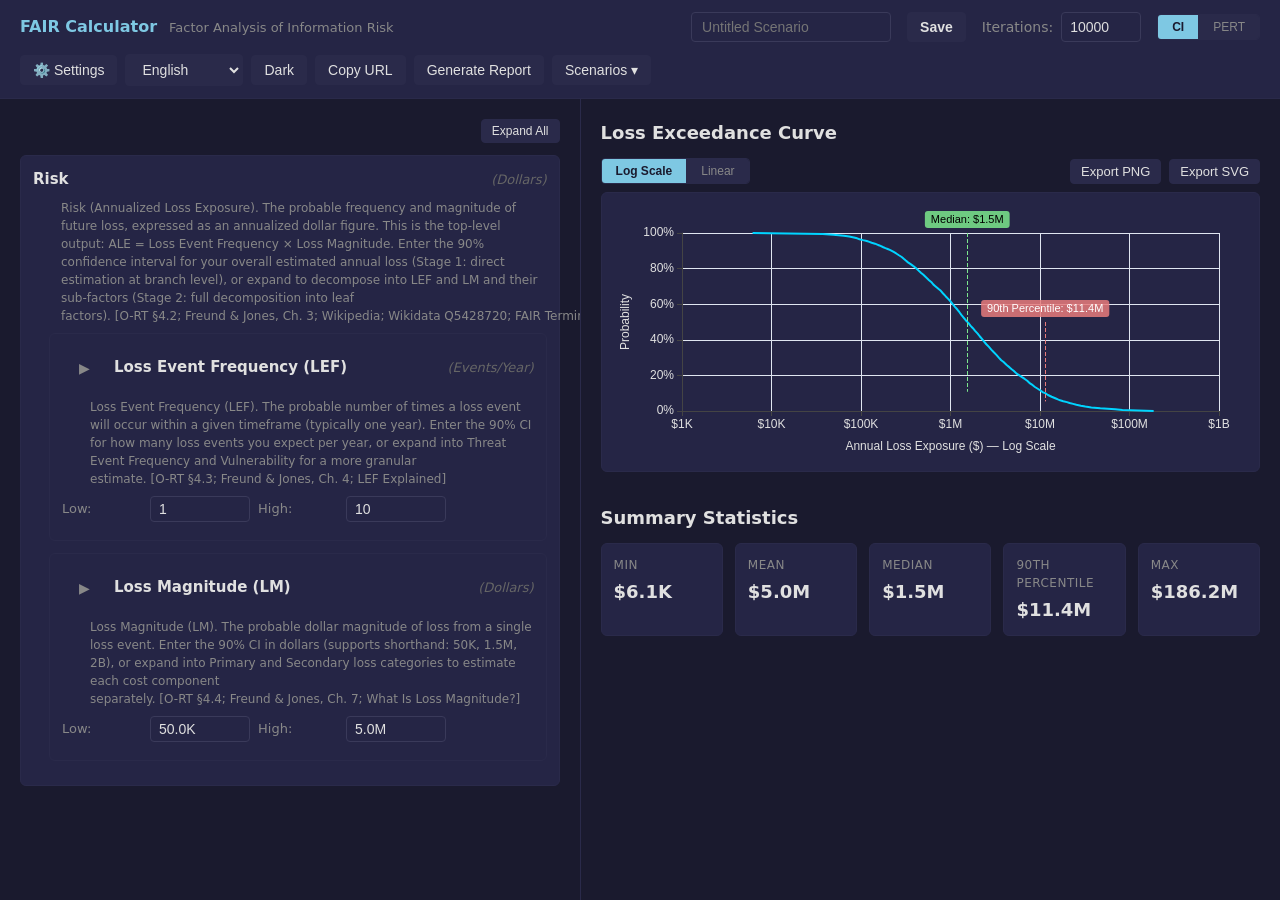
<file: index.html>
<!DOCTYPE html>
<html lang="en" data-theme="dark">
<head>
  <meta charset="UTF-8">
  <meta name="viewport" content="width=device-width, initial-scale=1.0">
  <title>FAIR Calculator</title>
  <link rel="stylesheet" href="css/styles.css">
</head>
<body>
  <a href="#results-panel" id="skip-nav" class="skip-nav">Skip to results</a>

  <div id="app">
    <header id="top-bar">
      <div class="top-bar-left">
        <span class="app-title">FAIR Calculator</span>
        <span class="app-subtitle">Factor Analysis of Information Risk</span>
      </div>
      <div class="top-bar-center">
        <input type="text" id="scenario-name" class="scenario-name-input" placeholder="Untitled Scenario" aria-label="Scenario name">
        <button id="btn-save-scenario" class="top-bar-btn btn-save" aria-label="Save scenario">Save</button>
        <label class="iterations-label">
          Iterations:
          <input type="number" id="iterations-input" value="10000" min="1000" max="100000" step="1000" aria-label="Simulation iterations">
        </label>
        <div class="input-mode-toggle" title="Switch between 2-point CI and 3-point PERT inputs">
          <button id="btn-ci-mode" class="mode-btn active" aria-pressed="true">CI</button>
          <button id="btn-pert-mode" class="mode-btn" aria-pressed="false">PERT</button>
        </div>
      </div>
      <div class="top-bar-right">
        <button id="btn-settings" class="top-bar-btn" aria-label="Settings">⚙️ Settings</button>
        <select id="language-select" class="top-bar-btn" aria-label="Select language">
          <option value="en">English</option>
          <option value="es">Español</option>
          <option value="fr">Français</option>
          <option value="de">Deutsch</option>
          <option value="nl">Nederlands</option>
          <option value="ja">日本語</option>
          <option value="zh-cn">简体中文</option>
          <option value="ar">العربية</option>
        </select>
        <button id="btn-theme" class="top-bar-btn" aria-label="Toggle theme">Dark</button>
        <button id="btn-copy-url" class="top-bar-btn" aria-label="Copy shareable URL">Copy URL</button>
        <button id="btn-generate-report" class="top-bar-btn" aria-label="Generate analysis report">Generate Report</button>
        <div class="scenarios-wrapper">
          <button id="btn-scenarios" class="top-bar-btn" aria-label="Saved scenarios">Scenarios ▾</button>
          <div id="scenarios-dropdown" class="scenarios-dropdown" hidden>
            <div id="scenarios-list"></div>
            <div class="scenarios-actions">
              <button id="btn-new-scenario" class="btn-small">+ New</button>
              <button id="btn-load-examples" class="btn-small">Load Examples</button>
              <button id="btn-clear-examples" class="btn-small" hidden>Clear Examples</button>
              <button id="btn-export-json" class="btn-small">Export JSON</button>
              <button id="btn-import-json" class="btn-small">Import JSON</button>
              <input type="file" id="import-json-input" accept=".json" style="display:none">
            </div>
          </div>
        </div>
      </div>
    </header>

    <main id="panels">
      <section id="input-panel" aria-label="Risk Factor Inputs">
      </section>

      <section id="results-panel" aria-label="Simulation Results" aria-live="polite" tabindex="-1">
        <div id="simulating-indicator" class="simulating" hidden>
          <span class="spinner"></span> Simulating...
        </div>
        <div id="results-content">
          <div class="results-section">
            <h2 class="section-title">Loss Exceedance Curve</h2>
            <div class="chart-controls">
              <div class="scale-toggle">
                <button id="btn-log-scale" class="scale-btn active" aria-pressed="true">Log Scale</button>
                <button id="btn-linear-scale" class="scale-btn" aria-pressed="false">Linear</button>
              </div>
              <div class="export-buttons">
                <button id="btn-export-png" class="btn-small">Export PNG</button>
                <button id="btn-export-svg" class="btn-small">Export SVG</button>
              </div>
            </div>
            <div id="chart-curve" class="chart-container"></div>
          </div>
          <div class="results-section">
            <h2 class="section-title">Summary Statistics</h2>
            <div id="stats-cards" class="stats-cards"></div>
          </div>
          <div id="breakdown-section" class="results-section" hidden>
            <h2 class="section-title">Loss Category Breakdown</h2>
            <table class="breakdown-table">
              <tbody id="breakdown-table"></tbody>
            </table>
          </div>
        </div>
      </section>
    </main>

    <div id="responsive-toggle" class="responsive-toggle">
      <button data-panel="inputs" class="toggle-btn active">Inputs</button>
      <button data-panel="results" class="toggle-btn">Results</button>
    </div>
  </div>

  <!-- Settings Modal -->
  <dialog id="settings-modal" class="modal" aria-labelledby="settings-title">
    <div class="modal-content">
      <div class="modal-header">
        <h2 id="settings-title">Settings</h2>
        <button id="btn-close-settings" class="btn-close" aria-label="Close settings">&times;</button>
      </div>
      <div class="modal-body">
        <div class="setting-item">
          <label for="lambda-input" class="setting-label">
            PERT Lambda (λ)
            <span class="setting-help">Controls distribution shape: higher values concentrate around mode</span>
          </label>
          <div class="setting-control">
            <input type="range" id="lambda-slider" min="1" max="10" step="0.5" value="4" aria-label="PERT lambda slider">
            <input type="number" id="lambda-input" min="1" max="10" step="0.5" value="4" aria-label="PERT lambda value">
          </div>
        </div>
      </div>
    </div>
  </dialog>

  <script src="vendor/echarts.min.js"></script>
  <script src="vendor/pako.min.js"></script>
  <script type="module" src="js/app.js"></script>
</body>
</html>
</file>
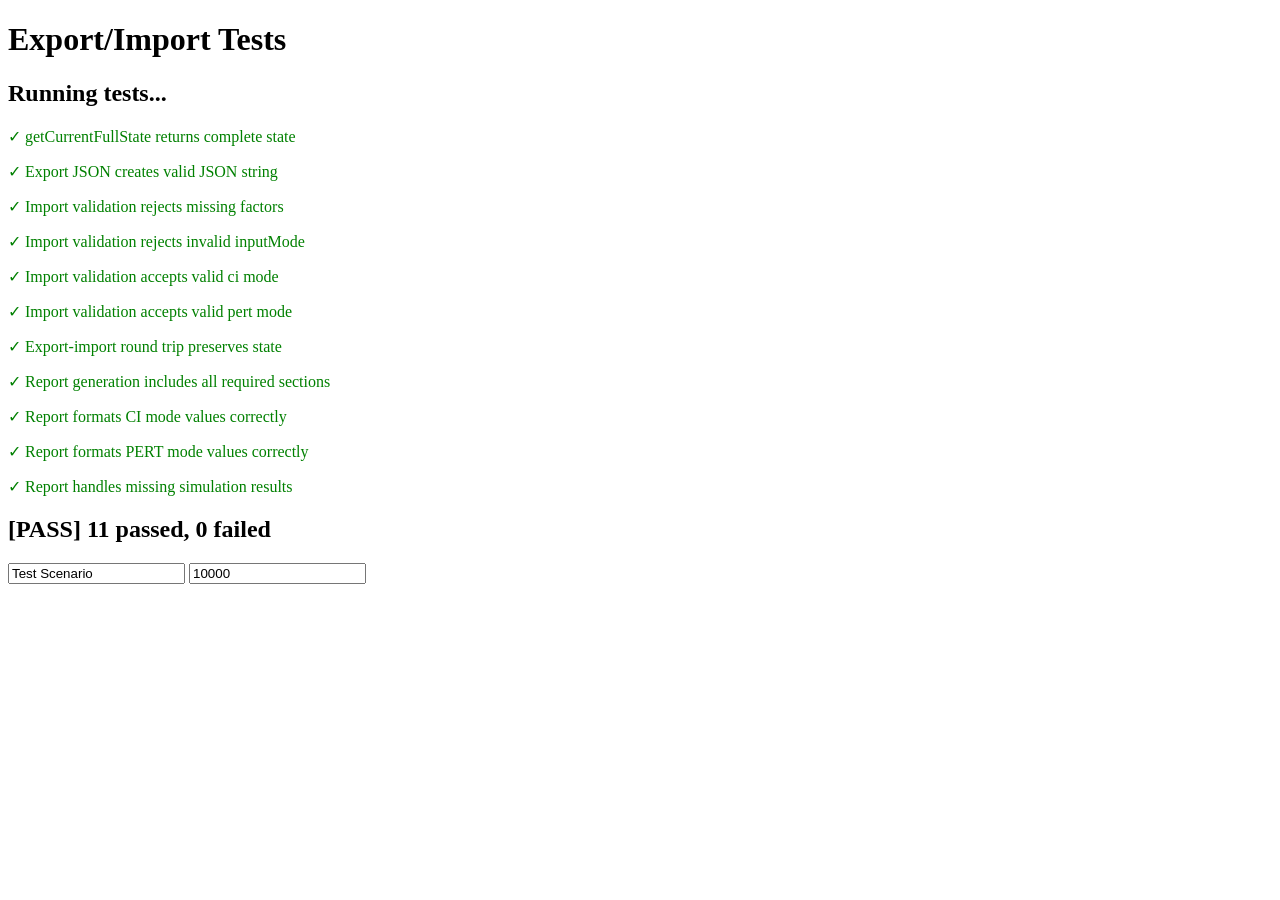
<file: tests/export.test.html>
<!DOCTYPE html>
<html lang="en">
<head>
  <meta charset="UTF-8">
  <title>Export/Import Tests</title>
</head>
<body>
  <h1>Export/Import Tests</h1>
  <div id="output">Running tests...</div>

  <script type="module">
    // Simple test framework
    const tests = [];
    let passed = 0;
    let failed = 0;

    function test(name, fn) {
      tests.push({ name, fn });
    }

    function assert(condition, message) {
      if (!condition) {
        throw new Error(message || 'Assertion failed');
      }
    }

    async function runTests() {
      const output = document.getElementById('output');
      output.innerHTML = '<h2>Running tests...</h2>';

      for (const { name, fn } of tests) {
        try {
          await fn();
          passed++;
          console.log(`✓ ${name}`);
          output.innerHTML += `<p style="color:green">✓ ${name}</p>`;
        } catch (e) {
          failed++;
          console.error(`✗ ${name}:`, e.message);
          output.innerHTML += `<p style="color:red">✗ ${name}: ${e.message}</p>`;
        }
      }

      const result = failed === 0 ? '[PASS]' : '[FAIL]';
      document.title = result;
      output.innerHTML += `<h2>${result} ${passed} passed, ${failed} failed</h2>`;
    }

    // Mock the app environment
    const mockTreeUI = {
      inputMode: 'ci',
      getState() {
        return {
          risk: {
            expanded: true,
            children: {
              lef: { expanded: false, low: 1, high: 10 },
              lm: { expanded: false, low: 50000, high: 5000000 }
            }
          }
        };
      },
      setState(state) {
        this.lastSetState = state;
      },
      setInputMode(mode) {
        this.inputMode = mode;
      }
    };

    window.treeUI = mockTreeUI;

    // Mock DOM elements
    document.body.innerHTML += `
      <input type="text" id="scenario-name" value="Test Scenario">
      <input type="number" id="iterations-input" value="10000">
    `;

    // Import the getCurrentFullState function pattern
    function getCurrentFullState() {
      return {
        name: document.getElementById('scenario-name').value || 'Untitled Scenario',
        iterations: parseInt(document.getElementById('iterations-input').value, 10),
        inputMode: treeUI.inputMode,
        factors: treeUI.getState()
      };
    }

    // Import validation logic
    function validateImportedJSON(parsed) {
      if (!parsed || typeof parsed !== 'object') {
        throw new Error('Invalid JSON: not a valid object');
      }

      if (!parsed.factors || typeof parsed.factors !== 'object') {
        throw new Error('Invalid JSON: missing "factors" property');
      }

      if (parsed.inputMode && parsed.inputMode !== 'ci' && parsed.inputMode !== 'pert') {
        throw new Error('Invalid JSON: inputMode must be "ci" or "pert"');
      }

      return true;
    }

    // Tests
    test('getCurrentFullState returns complete state', () => {
      const state = getCurrentFullState();
      assert(state.name === 'Test Scenario', 'Should have scenario name');
      assert(state.iterations === 10000, 'Should have iterations');
      assert(state.inputMode === 'ci', 'Should have inputMode');
      assert(state.factors, 'Should have factors');
      assert(state.factors.risk, 'Should have risk factor');
    });

    test('Export JSON creates valid JSON string', () => {
      const state = getCurrentFullState();
      const json = JSON.stringify(state, null, 2);
      const parsed = JSON.parse(json);
      assert(parsed.name === state.name, 'JSON should parse correctly');
      assert(parsed.iterations === state.iterations, 'Iterations should match');
      assert(parsed.inputMode === state.inputMode, 'InputMode should match');
    });

    test('Import validation rejects missing factors', () => {
      let threw = false;
      try {
        validateImportedJSON({ name: 'Test', iterations: 5000 });
      } catch (e) {
        threw = true;
        assert(e.message.includes('factors'), 'Error should mention factors');
      }
      assert(threw, 'Should throw error for missing factors');
    });

    test('Import validation rejects invalid inputMode', () => {
      let threw = false;
      try {
        validateImportedJSON({
          name: 'Test',
          iterations: 5000,
          inputMode: 'invalid',
          factors: { risk: {} }
        });
      } catch (e) {
        threw = true;
        assert(e.message.includes('inputMode'), 'Error should mention inputMode');
      }
      assert(threw, 'Should throw error for invalid inputMode');
    });

    test('Import validation accepts valid ci mode', () => {
      const valid = validateImportedJSON({
        name: 'Test',
        iterations: 5000,
        inputMode: 'ci',
        factors: { risk: { expanded: true, children: {} } }
      });
      assert(valid === true, 'Should accept valid ci mode');
    });

    test('Import validation accepts valid pert mode', () => {
      const valid = validateImportedJSON({
        name: 'Test',
        iterations: 5000,
        inputMode: 'pert',
        factors: { risk: { expanded: true, children: {} } }
      });
      assert(valid === true, 'Should accept valid pert mode');
    });

    test('Export-import round trip preserves state', () => {
      const originalState = getCurrentFullState();
      const json = JSON.stringify(originalState, null, 2);
      const parsedState = JSON.parse(json);

      validateImportedJSON(parsedState);

      assert(parsedState.name === originalState.name, 'Name should match');
      assert(parsedState.iterations === originalState.iterations, 'Iterations should match');
      assert(parsedState.inputMode === originalState.inputMode, 'InputMode should match');
      assert(JSON.stringify(parsedState.factors) === JSON.stringify(originalState.factors), 'Factors should match');
    });

    // Mock FAIR.tree for report tests
    window.FAIR = {
      tree: {
        risk: {
          label: 'Risk',
          abbrev: 'RISK',
          unit: 'dollars',
          description: 'Test description',
          children: {
            lef: { label: 'LEF', abbrev: 'LEF', unit: 'events/year', description: 'Test' },
            lm: { label: 'LM', abbrev: 'LM', unit: 'dollars', description: 'Test' }
          }
        }
      }
    };

    test('Report generation includes all required sections', () => {
      // Mock lastSimResults
      window.lastSimResults = {
        mean: 5000000,
        median: 1500000,
        p90: 11400000,
        min: 6100,
        max: 186200000
      };

      const report = generateReport();
      assert(report.includes('FAIR Risk Analysis Report'), 'Should have title');
      assert(report.includes('Scenario:'), 'Should have scenario name');
      assert(report.includes('EXECUTIVE SUMMARY'), 'Should have executive summary section');
      assert(report.includes('FACTOR ANALYSIS'), 'Should have factor analysis section');
      assert(report.includes('SIMULATION RESULTS'), 'Should have simulation results section');
      assert(report.includes('METHODOLOGY'), 'Should have methodology section');
      assert(report.includes('[RATIONALE:'), 'Should have rationale placeholders');
    });

    test('Report formats CI mode values correctly', () => {
      treeUI.inputMode = 'ci';
      const report = generateReport();
      assert(report.includes('Input Mode: CI'), 'Should show CI mode');
      assert(report.includes('Low:'), 'Should have Low label for CI mode');
      assert(report.includes('High:'), 'Should have High label for CI mode');
      assert(!report.includes('Min:'), 'Should not have PERT labels in CI mode');
    });

    test('Report formats PERT mode values correctly', () => {
      treeUI.inputMode = 'pert';
      treeUI.getState = () => ({
        risk: {
          expanded: true,
          children: {
            lef: { expanded: false, min: 2, mode: 6, max: 12 },
            lm: { expanded: false, min: 100000, mode: 3000000, max: 6000000 }
          }
        }
      });
      const report = generateReport();
      assert(report.includes('Input Mode: PERT'), 'Should show PERT mode');
      assert(report.includes('Min:'), 'Should have Min label for PERT mode');
      assert(report.includes('Mode:'), 'Should have Mode label for PERT mode');
      assert(report.includes('Max:'), 'Should have Max label for PERT mode');
    });

    test('Report handles missing simulation results', () => {
      window.lastSimResults = null;
      const report = generateReport();
      assert(!report.includes('Mean ALE:'), 'Should not include results when unavailable');
    });

    // Import generateReport function (simplified version for testing)
    function generateReport() {
      const scenarioName = document.getElementById('scenario-name').value || 'Untitled Scenario';
      const iterations = parseInt(document.getElementById('iterations-input').value, 10);
      const inputMode = treeUI.inputMode;
      const date = new Date().toLocaleDateString('en-US', { year: 'numeric', month: 'long', day: 'numeric' });

      let report = 'FAIR Risk Analysis Report\n';
      report += '=========================\n';
      report += `Scenario: ${scenarioName}\n`;
      report += `Date: ${date}\n`;
      report += `Analyst: [YOUR NAME]\n`;
      report += `Input Mode: ${inputMode === 'ci' ? 'CI (2-point Confidence Interval)' : 'PERT (3-point estimation)'}\n`;
      report += `Iterations: ${iterations.toLocaleString()}\n\n`;

      report += 'EXECUTIVE SUMMARY\n';
      report += '[Provide a brief overview of the risk scenario, key findings, and recommendations.]\n\n';

      report += 'FACTOR ANALYSIS\n';
      report += '===============\n\n';

      const formatValue = (value, unit) => {
        if (unit === 'dollars') {
          if (value >= 1e9) return `$${(value / 1e9).toFixed(1)}B`;
          if (value >= 1e6) return `$${(value / 1e6).toFixed(1)}M`;
          if (value >= 1e3) return `$${(value / 1e3).toFixed(1)}K`;
          return `$${value}`;
        }
        return value;
      };

      const walkTree = (node, nodeState, depth = 0) => {
        const indent = '  '.repeat(depth);
        report += `${indent}${node.label} (${node.abbrev}) — ${node.unit}\n`;

        if (nodeState && nodeState.expanded && node.children) {
          report += `${indent}  Estimated via decomposition.\n\n`;
          Object.keys(node.children).forEach(key => {
            const childNode = node.children[key];
            const childState = nodeState.children[key];
            walkTree(childNode, childState, depth + 1);
          });
        } else {
          if (inputMode === 'ci' && nodeState) {
            const low = nodeState.low !== undefined ? formatValue(nodeState.low, node.unit) : '[Not set]';
            const high = nodeState.high !== undefined ? formatValue(nodeState.high, node.unit) : '[Not set]';
            report += `${indent}  Low: ${low}  High: ${high}\n`;
          } else if (inputMode === 'pert' && nodeState) {
            const min = nodeState.min !== undefined ? formatValue(nodeState.min, node.unit) : '[Not set]';
            const mode = nodeState.mode !== undefined ? formatValue(nodeState.mode, node.unit) : '[Not set]';
            const max = nodeState.max !== undefined ? formatValue(nodeState.max, node.unit) : '[Not set]';
            report += `${indent}  Min: ${min}  Mode: ${mode}  Max: ${max}\n`;
          }
          report += `${indent}  [RATIONALE: Explain why these values were chosen. E.g., "..."]\n\n`;
        }
      };

      const factors = treeUI.getState();
      walkTree(FAIR.tree.risk, factors.risk);

      if (window.lastSimResults) {
        report += 'SIMULATION RESULTS\n';
        report += '==================\n';
        report += `Mean ALE: ${formatValue(window.lastSimResults.mean, 'dollars')}\n`;
        report += `Median ALE: ${formatValue(window.lastSimResults.median, 'dollars')}\n`;
        report += `90th Percentile: ${formatValue(window.lastSimResults.p90, 'dollars')}\n`;
        report += `Minimum: ${formatValue(window.lastSimResults.min, 'dollars')}\n`;
        report += `Maximum: ${formatValue(window.lastSimResults.max, 'dollars')}\n\n`;
      }

      report += 'METHODOLOGY\n';
      report += '===========\n';
      report += `This analysis uses the Factor Analysis of Information Risk (FAIR)\nframework with Monte Carlo simulation (${iterations.toLocaleString()} iterations).\n`;

      return report;
    }

    // Run all tests
    runTests();
  </script>
</body>
</html>
</file>
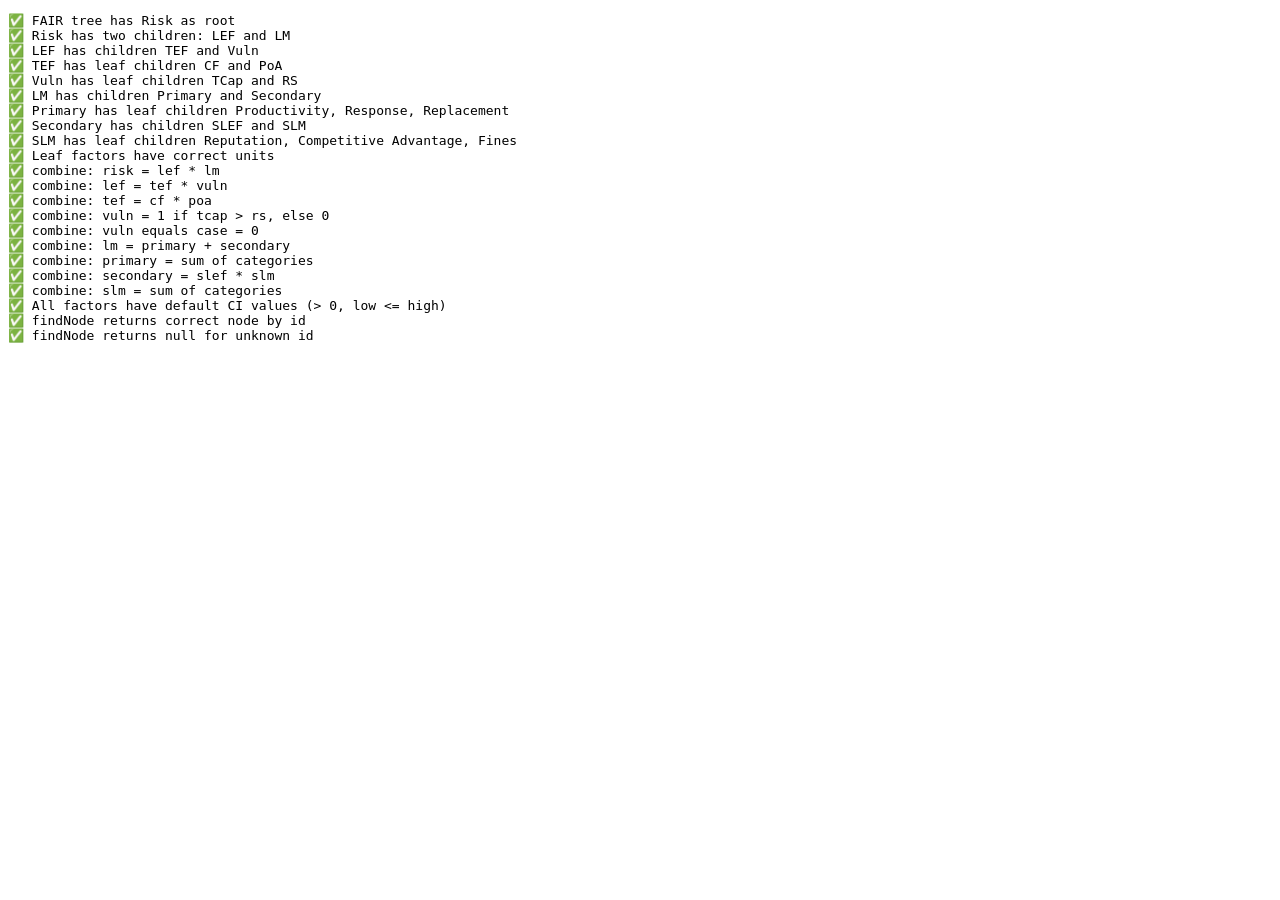
<file: tests/fair-model.test.html>
<!DOCTYPE html>
<html>
<head><title>FAIR Model Tests</title></head>
<body>
<pre id="output"></pre>
<script>
const results = [];
function test(name, fn) {
  try { fn(); results.push(`✅ ${name}`); }
  catch (e) { results.push(`❌ ${name}: ${e.message}`); }
}
function assert(condition, msg) { if (!condition) throw new Error(msg || 'Assertion failed'); }
function assertEqual(a, b, msg) { if (a !== b) throw new Error(msg || `Expected ${b}, got ${a}`); }
function assertDeepEqual(a, b, msg) {
  if (JSON.stringify(a) !== JSON.stringify(b))
    throw new Error(msg || `Expected ${JSON.stringify(b)}, got ${JSON.stringify(a)}`);
}

window.addEventListener('load', async () => {
  const { FAIR } = await import('../js/fair-model.js');

  // Tree structure tests
  test('FAIR tree has Risk as root', () => {
    assertEqual(FAIR.tree.id, 'risk', 'Root should be risk');
    assertEqual(FAIR.tree.label, 'Risk', 'Root label should be Risk');
  });

  test('Risk has two children: LEF and LM', () => {
    assert(FAIR.tree.children, 'Risk should have children');
    assertEqual(FAIR.tree.children.length, 2, 'Risk should have 2 children');
    assertEqual(FAIR.tree.children[0].id, 'lef', 'First child should be LEF');
    assertEqual(FAIR.tree.children[1].id, 'lm', 'Second child should be LM');
  });

  test('LEF has children TEF and Vuln', () => {
    const lef = FAIR.tree.children[0];
    assertEqual(lef.children.length, 2, 'LEF should have 2 children');
    assertEqual(lef.children[0].id, 'tef', 'First child should be TEF');
    assertEqual(lef.children[1].id, 'vuln', 'Second child should be Vuln');
  });

  test('TEF has leaf children CF and PoA', () => {
    const lef = FAIR.tree.children[0];
    const tef = lef.children[0];
    assertEqual(tef.children.length, 2, 'TEF should have 2 children');
    assertEqual(tef.children[0].id, 'cf', 'First child should be CF');
    assertEqual(tef.children[1].id, 'poa', 'Second child should be PoA');
    assertEqual(tef.children[0].children, null, 'CF should be a leaf');
    assertEqual(tef.children[1].children, null, 'PoA should be a leaf');
  });

  test('Vuln has leaf children TCap and RS', () => {
    const lef = FAIR.tree.children[0];
    const vuln = lef.children[1];
    assertEqual(vuln.children.length, 2, 'Vuln should have 2 children');
    assertEqual(vuln.children[0].id, 'tcap', 'First child should be TCap');
    assertEqual(vuln.children[1].id, 'rs', 'Second child should be RS');
    assertEqual(vuln.children[0].children, null, 'TCap should be a leaf');
    assertEqual(vuln.children[1].children, null, 'RS should be a leaf');
  });

  test('LM has children Primary and Secondary', () => {
    const lm = FAIR.tree.children[1];
    assertEqual(lm.children.length, 2, 'LM should have 2 children');
    assertEqual(lm.children[0].id, 'primary', 'First child should be Primary');
    assertEqual(lm.children[1].id, 'secondary', 'Second child should be Secondary');
  });

  test('Primary has leaf children Productivity, Response, Replacement', () => {
    const lm = FAIR.tree.children[1];
    const primary = lm.children[0];
    assertEqual(primary.children.length, 3, 'Primary should have 3 children');
    assertEqual(primary.children[0].id, 'productivity', 'First child should be Productivity');
    assertEqual(primary.children[1].id, 'response', 'Second child should be Response');
    assertEqual(primary.children[2].id, 'replacement', 'Third child should be Replacement');
    assertEqual(primary.children[0].children, null, 'Productivity should be a leaf');
    assertEqual(primary.children[1].children, null, 'Response should be a leaf');
    assertEqual(primary.children[2].children, null, 'Replacement should be a leaf');
  });

  test('Secondary has children SLEF and SLM', () => {
    const lm = FAIR.tree.children[1];
    const secondary = lm.children[1];
    assertEqual(secondary.children.length, 2, 'Secondary should have 2 children');
    assertEqual(secondary.children[0].id, 'slef', 'First child should be SLEF');
    assertEqual(secondary.children[1].id, 'slm', 'Second child should be SLM');
  });

  test('SLM has leaf children Reputation, Competitive Advantage, Fines', () => {
    const lm = FAIR.tree.children[1];
    const secondary = lm.children[1];
    const slm = secondary.children[1];
    assertEqual(slm.children.length, 3, 'SLM should have 3 children');
    assertEqual(slm.children[0].id, 'reputation', 'First child should be Reputation');
    assertEqual(slm.children[1].id, 'competitive', 'Second child should be Competitive Advantage');
    assertEqual(slm.children[2].id, 'fines', 'Third child should be Fines');
    assertEqual(slm.children[0].children, null, 'Reputation should be a leaf');
    assertEqual(slm.children[1].children, null, 'Competitive Advantage should be a leaf');
    assertEqual(slm.children[2].children, null, 'Fines should be a leaf');
  });

  test('Leaf factors have correct units', () => {
    // CF - events/year
    const cf = FAIR.findNode('cf');
    assertEqual(cf.unit, 'events/year', 'CF should have unit events/year');

    // PoA - probability
    const poa = FAIR.findNode('poa');
    assertEqual(poa.unit, 'probability', 'PoA should have unit probability');

    // TCap - score
    const tcap = FAIR.findNode('tcap');
    assertEqual(tcap.unit, 'score', 'TCap should have unit score');

    // RS - score
    const rs = FAIR.findNode('rs');
    assertEqual(rs.unit, 'score', 'RS should have unit score');

    // Productivity - dollars
    const productivity = FAIR.findNode('productivity');
    assertEqual(productivity.unit, 'dollars', 'Productivity should have unit dollars');

    // SLEF - probability
    const slef = FAIR.findNode('slef');
    assertEqual(slef.unit, 'probability', 'SLEF should have unit probability');

    // Reputation - dollars
    const reputation = FAIR.findNode('reputation');
    assertEqual(reputation.unit, 'dollars', 'Reputation should have unit dollars');
  });

  test('combine: risk = lef * lm', () => {
    const result = FAIR.combine('risk', { lef: 5, lm: 100000 });
    assertEqual(result, 500000, 'Risk should be LEF × LM');
  });

  test('combine: lef = tef * vuln', () => {
    const result = FAIR.combine('lef', { tef: 10, vuln: 0.5 });
    assertEqual(result, 5, 'LEF should be TEF × Vuln');
  });

  test('combine: tef = cf * poa', () => {
    const result = FAIR.combine('tef', { cf: 20, poa: 0.5 });
    assertEqual(result, 10, 'TEF should be CF × PoA');
  });

  test('combine: vuln = 1 if tcap > rs, else 0', () => {
    const result1 = FAIR.combine('vuln', { tcap: 80, rs: 30 });
    assertEqual(result1, 1, 'Vuln should be 1 when TCap > RS');

    const result2 = FAIR.combine('vuln', { tcap: 30, rs: 80 });
    assertEqual(result2, 0, 'Vuln should be 0 when TCap < RS');
  });

  test('combine: vuln equals case = 0', () => {
    const result = FAIR.combine('vuln', { tcap: 50, rs: 50 });
    assertEqual(result, 0, 'Vuln should be 0 when TCap = RS');
  });

  test('combine: lm = primary + secondary', () => {
    const result = FAIR.combine('lm', { primary: 100000, secondary: 50000 });
    assertEqual(result, 150000, 'LM should be Primary + Secondary');
  });

  test('combine: primary = sum of categories', () => {
    const result = FAIR.combine('primary', {
      productivity: 50000,
      response: 30000,
      replacement: 20000
    });
    assertEqual(result, 100000, 'Primary should be sum of Productivity + Response + Replacement');
  });

  test('combine: secondary = slef * slm', () => {
    const result = FAIR.combine('secondary', { slef: 0.5, slm: 100000 });
    assertEqual(result, 50000, 'Secondary should be SLEF × SLM');
  });

  test('combine: slm = sum of categories', () => {
    const result = FAIR.combine('slm', {
      reputation: 50000,
      competitive: 30000,
      fines: 20000
    });
    assertEqual(result, 100000, 'SLM should be sum of Reputation + Competitive Advantage + Fines');
  });

  test('All factors have default CI values (> 0, low <= high)', () => {
    function checkNode(node) {
      assert(node.defaultLow > 0, `${node.id} defaultLow should be > 0`);
      assert(node.defaultHigh > 0, `${node.id} defaultHigh should be > 0`);
      assert(node.defaultLow <= node.defaultHigh,
        `${node.id} defaultLow should be <= defaultHigh`);
      if (node.children) {
        node.children.forEach(checkNode);
      }
    }
    checkNode(FAIR.tree);
  });

  test('findNode returns correct node by id', () => {
    const risk = FAIR.findNode('risk');
    assertEqual(risk.id, 'risk', 'Should find risk node');

    const cf = FAIR.findNode('cf');
    assertEqual(cf.id, 'cf', 'Should find CF node');

    const reputation = FAIR.findNode('reputation');
    assertEqual(reputation.id, 'reputation', 'Should find Reputation node');
  });

  test('findNode returns null for unknown id', () => {
    const result = FAIR.findNode('nonexistent');
    assertEqual(result, null, 'Should return null for unknown id');
  });

  document.getElementById('output').textContent = results.join('\n');
  const failed = results.filter(r => r.startsWith('❌')).length;
  document.title = failed > 0 ? `FAIL (${failed})` : 'PASS';
});
</script>
</body>
</html>
</file>
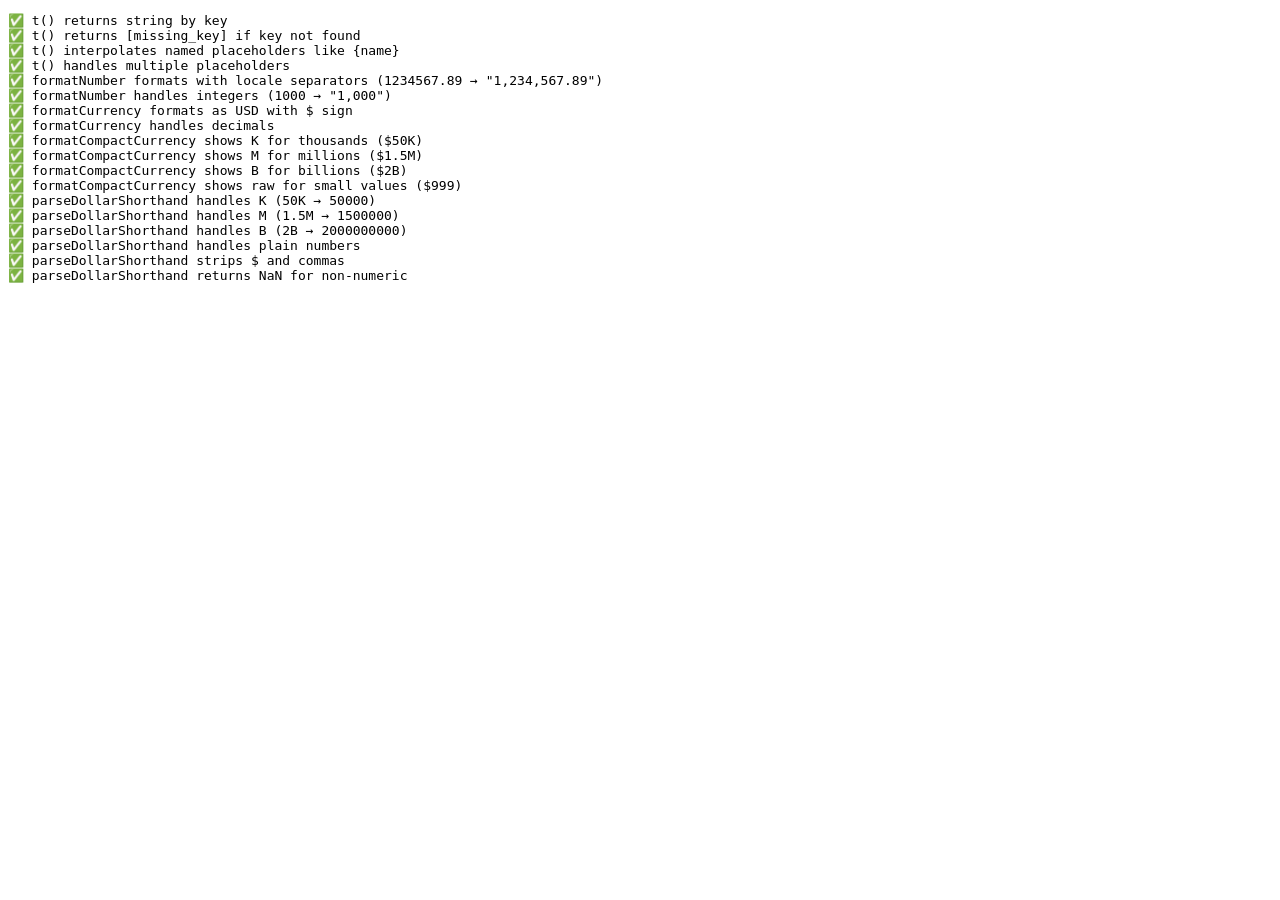
<file: tests/i18n.test.html>
<!DOCTYPE html>
<html>
<head>
  <meta charset="UTF-8">
  <title>i18n Module Tests</title>
</head>
<body>
<pre id="output"></pre>
<script type="module">
import { I18n } from '../js/i18n.js';

const results = [];

function test(name, fn) {
  try {
    fn();
    results.push(`✅ ${name}`);
  } catch (e) {
    results.push(`❌ ${name}: ${e.message}`);
  }
}

function assert(condition, msg) {
  if (!condition) throw new Error(msg || 'Assertion failed');
}

function assertEqual(a, b, msg) {
  if (a !== b) throw new Error(msg || `Expected ${JSON.stringify(b)}, got ${JSON.stringify(a)}`);
}

function assertClose(a, b, tolerance, msg) {
  if (Math.abs(a - b) > tolerance)
    throw new Error(msg || `Expected ~${b}, got ${a} (tolerance: ${tolerance})`);
}

// Test data
const testStrings = {
  'greeting': 'Hello, {name}!',
  'farewell': 'Goodbye, {name}. See you on {date}.',
  'simple': 'Simple string'
};

// t() tests
test('t() returns string by key', () => {
  const i18n = new I18n(testStrings);
  assertEqual(i18n.t('simple'), 'Simple string');
});

test('t() returns [missing_key] if key not found', () => {
  const i18n = new I18n(testStrings);
  assertEqual(i18n.t('nonexistent'), '[missing_nonexistent]');
});

test('t() interpolates named placeholders like {name}', () => {
  const i18n = new I18n(testStrings);
  const result = i18n.t('greeting', { name: 'Alice' });
  assertEqual(result, 'Hello, Alice!');
});

test('t() handles multiple placeholders', () => {
  const i18n = new I18n(testStrings);
  const result = i18n.t('farewell', { name: 'Bob', date: '2026-03-10' });
  assertEqual(result, 'Goodbye, Bob. See you on 2026-03-10.');
});

// formatNumber tests
test('formatNumber formats with locale separators (1234567.89 → "1,234,567.89")', () => {
  const i18n = new I18n({}, 'en-US');
  const result = i18n.formatNumber(1234567.89);
  assertEqual(result, '1,234,567.89');
});

test('formatNumber handles integers (1000 → "1,000")', () => {
  const i18n = new I18n({}, 'en-US');
  const result = i18n.formatNumber(1000);
  assertEqual(result, '1,000');
});

// formatCurrency tests
test('formatCurrency formats as USD with $ sign', () => {
  const i18n = new I18n({}, 'en-US', 'USD');
  const result = i18n.formatCurrency(1000);
  assert(result.includes('$') && result.includes('1,000'), `Expected USD format with $, got ${result}`);
});

test('formatCurrency handles decimals', () => {
  const i18n = new I18n({}, 'en-US', 'USD');
  const result = i18n.formatCurrency(1234.56);
  assert(result.includes('$') && result.includes('1,234'), `Expected USD format with decimals, got ${result}`);
});

// formatCompactCurrency tests
test('formatCompactCurrency shows K for thousands ($50K)', () => {
  const i18n = new I18n({}, 'en-US', 'USD');
  const result = i18n.formatCompactCurrency(50000);
  assertEqual(result, '$50K');
});

test('formatCompactCurrency shows M for millions ($1.5M)', () => {
  const i18n = new I18n({}, 'en-US', 'USD');
  const result = i18n.formatCompactCurrency(1500000);
  assertEqual(result, '$1.5M');
});

test('formatCompactCurrency shows B for billions ($2B)', () => {
  const i18n = new I18n({}, 'en-US', 'USD');
  const result = i18n.formatCompactCurrency(2000000000);
  assertEqual(result, '$2B');
});

test('formatCompactCurrency shows raw for small values ($999)', () => {
  const i18n = new I18n({}, 'en-US', 'USD');
  const result = i18n.formatCompactCurrency(999);
  assertEqual(result, '$999');
});

// parseDollarShorthand tests
test('parseDollarShorthand handles K (50K → 50000)', () => {
  const i18n = new I18n({});
  assertEqual(i18n.parseDollarShorthand('50K'), 50000);
});

test('parseDollarShorthand handles M (1.5M → 1500000)', () => {
  const i18n = new I18n({});
  assertEqual(i18n.parseDollarShorthand('1.5M'), 1500000);
});

test('parseDollarShorthand handles B (2B → 2000000000)', () => {
  const i18n = new I18n({});
  assertEqual(i18n.parseDollarShorthand('2B'), 2000000000);
});

test('parseDollarShorthand handles plain numbers', () => {
  const i18n = new I18n({});
  assertEqual(i18n.parseDollarShorthand('5000'), 5000);
});

test('parseDollarShorthand strips $ and commas', () => {
  const i18n = new I18n({});
  assertEqual(i18n.parseDollarShorthand('$1,234'), 1234);
});

test('parseDollarShorthand returns NaN for non-numeric', () => {
  const i18n = new I18n({});
  assert(isNaN(i18n.parseDollarShorthand('not a number')), 'Should return NaN for non-numeric input');
});

// Display results
document.getElementById('output').textContent = results.join('\n');
</script>
</body>
</html>
</file>
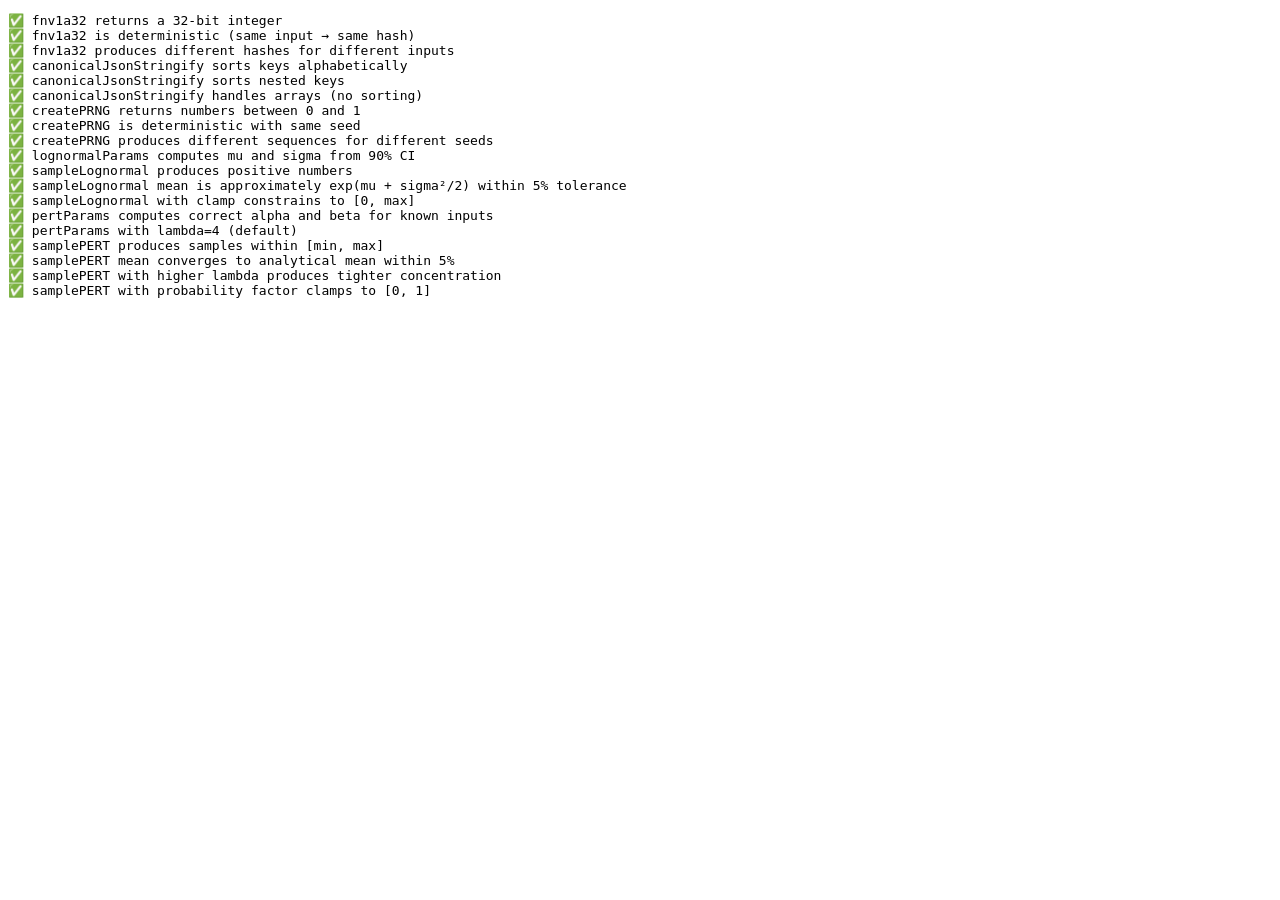
<file: tests/prng.test.html>
<!DOCTYPE html>
<html>
<head>
  <meta charset="UTF-8">
  <title>PRNG & Sampling Tests</title>
</head>
<body>
<pre id="output"></pre>
<script type="module">
import {
  fnv1a32,
  canonicalJsonStringify,
  createPRNG,
  lognormalParams,
  sampleLognormal,
  pertParams,
  samplePERT
} from '../js/prng.js';

const results = [];

function test(name, fn) {
  try {
    fn();
    results.push(`✅ ${name}`);
  } catch (e) {
    results.push(`❌ ${name}: ${e.message}`);
  }
}

function assert(condition, msg) {
  if (!condition) throw new Error(msg || 'Assertion failed');
}

function assertEqual(a, b, msg) {
  if (a !== b) throw new Error(msg || `Expected ${b}, got ${a}`);
}

function assertClose(a, b, tolerance, msg) {
  if (Math.abs(a - b) > tolerance)
    throw new Error(msg || `Expected ~${b}, got ${a} (tolerance: ${tolerance})`);
}

// fnv1a32 tests
test('fnv1a32 returns a 32-bit integer', () => {
  const hash = fnv1a32('test');
  assert(Number.isInteger(hash), 'Hash should be an integer');
  assert(hash >= 0 && hash <= 0xFFFFFFFF, 'Hash should be a 32-bit unsigned integer');
});

test('fnv1a32 is deterministic (same input → same hash)', () => {
  const hash1 = fnv1a32('hello');
  const hash2 = fnv1a32('hello');
  assertEqual(hash1, hash2, 'Same input should produce same hash');
});

test('fnv1a32 produces different hashes for different inputs', () => {
  const hash1 = fnv1a32('hello');
  const hash2 = fnv1a32('world');
  assert(hash1 !== hash2, 'Different inputs should produce different hashes');
});

// canonicalJsonStringify tests
test('canonicalJsonStringify sorts keys alphabetically', () => {
  const obj = { z: 1, a: 2, m: 3 };
  const result = canonicalJsonStringify(obj);
  assertEqual(result, '{"a":2,"m":3,"z":1}', 'Keys should be sorted alphabetically');
});

test('canonicalJsonStringify sorts nested keys', () => {
  const obj = { z: { y: 1, x: 2 }, a: { c: 3, b: 4 } };
  const result = canonicalJsonStringify(obj);
  assertEqual(result, '{"a":{"b":4,"c":3},"z":{"x":2,"y":1}}', 'Nested keys should be sorted');
});

test('canonicalJsonStringify handles arrays (no sorting)', () => {
  const obj = { arr: [3, 1, 2], nested: { arr: ['z', 'a', 'm'] } };
  const result = canonicalJsonStringify(obj);
  assertEqual(result, '{"arr":[3,1,2],"nested":{"arr":["z","a","m"]}}', 'Arrays should not be sorted');
});

// createPRNG tests
test('createPRNG returns numbers between 0 and 1', () => {
  const rng = createPRNG(12345);
  for (let i = 0; i < 100; i++) {
    const val = rng();
    assert(val >= 0 && val < 1, `RNG value ${val} should be in [0, 1)`);
  }
});

test('createPRNG is deterministic with same seed', () => {
  const rng1 = createPRNG(42);
  const rng2 = createPRNG(42);
  const seq1 = Array.from({ length: 10 }, () => rng1());
  const seq2 = Array.from({ length: 10 }, () => rng2());
  for (let i = 0; i < 10; i++) {
    assertEqual(seq1[i], seq2[i], `Same seed should produce same sequence at index ${i}`);
  }
});

test('createPRNG produces different sequences for different seeds', () => {
  const rng1 = createPRNG(42);
  const rng2 = createPRNG(43);
  const val1 = rng1();
  const val2 = rng2();
  assert(val1 !== val2, 'Different seeds should produce different sequences');
});

// lognormalParams tests
test('lognormalParams computes mu and sigma from 90% CI', () => {
  const { mu, sigma } = lognormalParams(10, 1000);
  // Expected: μ ≈ 4.6052, σ ≈ 1.3997
  assertClose(mu, 4.6052, 0.0001, 'mu should be approximately 4.6052');
  assertClose(sigma, 1.3997, 0.0001, 'sigma should be approximately 1.3997');
});

// sampleLognormal tests
test('sampleLognormal produces positive numbers', () => {
  const rng = createPRNG(123);
  const { mu, sigma } = lognormalParams(10, 1000);
  for (let i = 0; i < 100; i++) {
    const sample = sampleLognormal(rng, mu, sigma);
    assert(sample > 0, `Sample ${sample} should be positive`);
  }
});

test('sampleLognormal mean is approximately exp(mu + sigma²/2) within 5% tolerance', () => {
  const rng = createPRNG(456);
  const { mu, sigma } = lognormalParams(10, 1000);
  const samples = Array.from({ length: 50000 }, () => sampleLognormal(rng, mu, sigma));
  const mean = samples.reduce((sum, x) => sum + x, 0) / samples.length;
  const expected = Math.exp(mu + sigma * sigma / 2);
  const tolerance = expected * 0.05; // 5% tolerance
  assertClose(mean, expected, tolerance, `Mean should be approximately ${expected}`);
});

test('sampleLognormal with clamp constrains to [0, max]', () => {
  const rng = createPRNG(789);
  const { mu, sigma } = lognormalParams(10, 1000);
  const max = 500;
  for (let i = 0; i < 1000; i++) {
    const sample = sampleLognormal(rng, mu, sigma, max);
    assert(sample >= 0 && sample <= max, `Clamped sample ${sample} should be in [0, ${max}]`);
  }
});

// pertParams tests
test('pertParams computes correct alpha and beta for known inputs', () => {
  const { alpha, beta, min, max } = pertParams(10, 50, 100, 4);
  // alpha = 1 + 4*(50-10)/(100-10) = 1 + 4*40/90 = 1 + 1.7778 = 2.7778
  // beta = 1 + 4*(100-50)/(100-10) = 1 + 4*50/90 = 1 + 2.2222 = 3.2222
  assertClose(alpha, 2.7778, 0.0001, 'alpha should be approximately 2.7778');
  assertClose(beta, 3.2222, 0.0001, 'beta should be approximately 3.2222');
  assertEqual(min, 10, 'min should be preserved');
  assertEqual(max, 100, 'max should be preserved');
});

test('pertParams with lambda=4 (default)', () => {
  const { alpha, beta } = pertParams(0, 0.5, 1);
  // alpha = 1 + 4*(0.5-0)/(1-0) = 1 + 2 = 3
  // beta = 1 + 4*(1-0.5)/(1-0) = 1 + 2 = 3
  assertClose(alpha, 3, 0.0001, 'alpha should be 3');
  assertClose(beta, 3, 0.0001, 'beta should be 3 (symmetric)');
});

// samplePERT tests
test('samplePERT produces samples within [min, max]', () => {
  const rng = createPRNG(111);
  const min = 10, mode = 50, max = 100;
  for (let i = 0; i < 1000; i++) {
    const sample = samplePERT(rng, min, mode, max, 4);
    assert(sample >= min && sample <= max, `Sample ${sample} should be in [${min}, ${max}]`);
  }
});

test('samplePERT mean converges to analytical mean within 5%', () => {
  const rng = createPRNG(222);
  const min = 10, mode = 50, max = 100, lambda = 4;
  const samples = Array.from({ length: 50000 }, () => samplePERT(rng, min, mode, max, lambda));
  const mean = samples.reduce((sum, x) => sum + x, 0) / samples.length;
  const expected = (min + lambda * mode + max) / (lambda + 2);
  // Expected: (10 + 4*50 + 100) / 6 = 310/6 = 51.6667
  const tolerance = expected * 0.05;
  assertClose(mean, expected, tolerance, `Mean should be approximately ${expected}`);
});

test('samplePERT with higher lambda produces tighter concentration', () => {
  const rng1 = createPRNG(333);
  const rng2 = createPRNG(333);
  const min = 10, mode = 50, max = 100;

  const samplesLambda2 = Array.from({ length: 10000 }, () => samplePERT(rng1, min, mode, max, 2));
  const samplesLambda8 = Array.from({ length: 10000 }, () => samplePERT(rng2, min, mode, max, 8));

  const variance = (arr) => {
    const mean = arr.reduce((sum, x) => sum + x, 0) / arr.length;
    return arr.reduce((sum, x) => sum + (x - mean) ** 2, 0) / arr.length;
  };

  const var2 = variance(samplesLambda2);
  const var8 = variance(samplesLambda8);

  assert(var8 < var2, `Higher lambda should produce lower variance (var2=${var2}, var8=${var8})`);
});

test('samplePERT with probability factor clamps to [0, 1]', () => {
  const rng = createPRNG(444);
  const min = 0, mode = 0.5, max = 1;
  for (let i = 0; i < 1000; i++) {
    const sample = samplePERT(rng, min, mode, max, 4);
    assert(sample >= 0 && sample <= 1, `Probability sample ${sample} should be in [0, 1]`);
  }
});

// Display results
document.getElementById('output').textContent = results.join('\n');
</script>
</body>
</html>
</file>
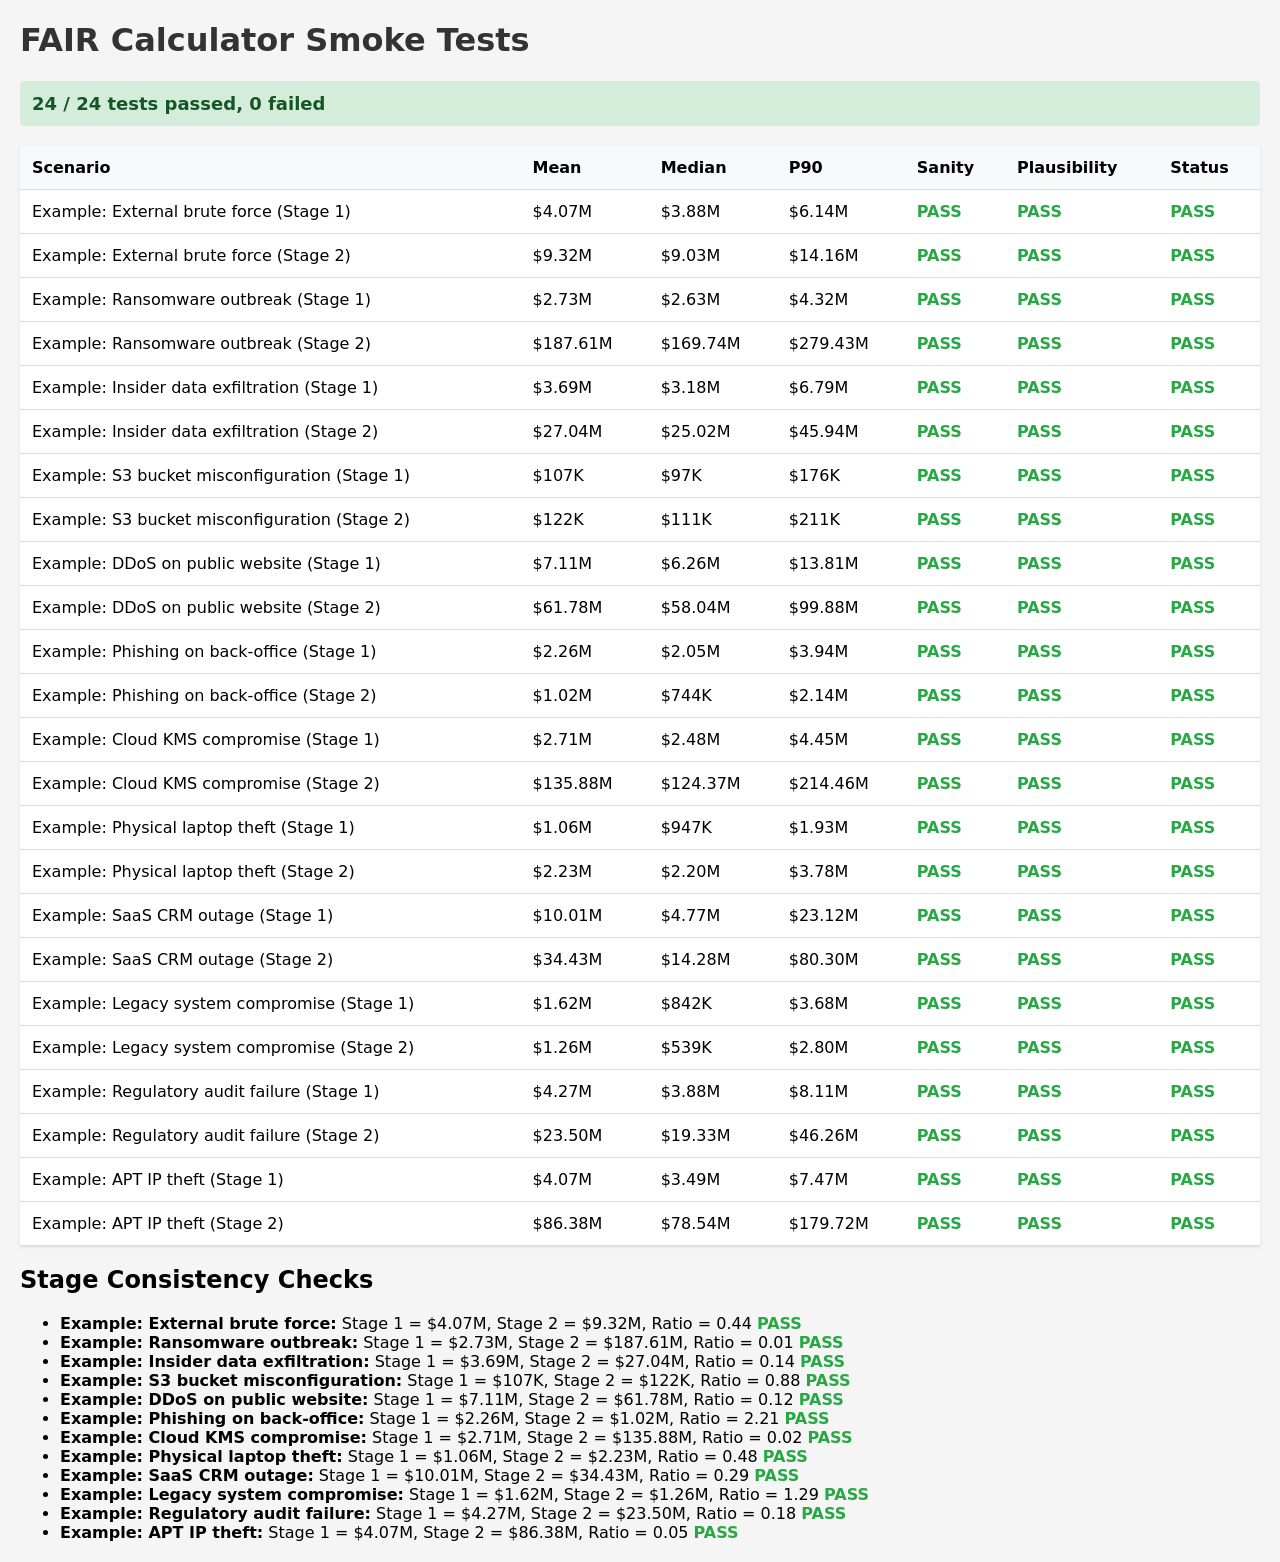
<file: tests/smoke.test.html>
<!DOCTYPE html>
<html>
<head>
  <meta charset="UTF-8">
  <title>FAIR Calculator Smoke Tests</title>
  <style>
    body {
      font-family: system-ui, -apple-system, sans-serif;
      margin: 20px;
      background: #f5f5f5;
    }
    h1 {
      color: #333;
    }
    .summary {
      font-size: 18px;
      font-weight: 600;
      margin-bottom: 20px;
      padding: 12px;
      border-radius: 4px;
    }
    .summary.pass {
      background: #d4edda;
      color: #155724;
    }
    .summary.fail {
      background: #f8d7da;
      color: #721c24;
    }
    table {
      width: 100%;
      border-collapse: collapse;
      background: white;
      box-shadow: 0 1px 3px rgba(0,0,0,0.1);
    }
    th, td {
      padding: 12px;
      text-align: left;
      border-bottom: 1px solid #ddd;
    }
    th {
      background: #f8f9fa;
      font-weight: 600;
    }
    .pass {
      color: #28a745;
      font-weight: 600;
    }
    .fail {
      color: #dc3545;
      font-weight: 600;
    }
    .loading {
      padding: 20px;
      text-align: center;
      font-size: 16px;
      color: #666;
    }
    pre {
      background: #f8f9fa;
      padding: 12px;
      border-radius: 4px;
      overflow-x: auto;
      font-size: 12px;
    }
  </style>
</head>
<body>
  <h1>FAIR Calculator Smoke Tests</h1>
  <div id="summary" class="loading">Running tests...</div>
  <table id="results-table">
    <thead>
      <tr>
        <th>Scenario</th>
        <th>Mean</th>
        <th>Median</th>
        <th>P90</th>
        <th>Sanity</th>
        <th>Plausibility</th>
        <th>Status</th>
      </tr>
    </thead>
    <tbody id="results-body"></tbody>
  </table>
  <div id="consistency-results"></div>

  <script type="module">
    import { EXAMPLE_SCENARIOS } from '../js/examples.js';

    /*
     * Analytical PERT Mean Computation & Plausibility Bounds
     *
     * PERT mean = (min + lambda*mode + max) / (lambda + 2), default lambda=4
     * For lambda=4: mean ≈ (min + 4*mode + max) / 6
     *
     * Scenario 1: External brute force (Stage 1)
     *   LEF: (50 + 4*100 + 200)/6 ≈ 108
     *   Primary: (10K + 4*30K + 60K)/6 ≈ 31.7K
     *   SLEF: (0.05 + 4*0.1 + 0.2)/6 ≈ 0.108
     *   SLM: (20K + 4*40K + 80K)/6 ≈ 43.3K
     *   Secondary: 0.108 * 43.3K ≈ 4.7K
     *   LM: 31.7K + 4.7K ≈ 36.4K
     *   ALE: 108 * 36.4K ≈ $3.9M
     *   Bounds: $390K - $39M
     *
     * Scenario 1: External brute force (Stage 2)
     *   NOTE: Uses corrected TCap=[0.7,0.85,0.95] and RS=[0.3,0.5,0.7]
     *   instead of test_input.md values TCap=[0.4,0.6,0.8], RS=[0.7,0.8,0.9].
     *   Reason: FAIR binary vuln formula (tcap > rs ? 1 : 0) produces vuln≈0
     *   with original values (TCap < RS), yielding LEF≈0 and ALE≈$0.
     *   See plan Verification Gaps table.
     *   CF: (200 + 4*400 + 800)/6 ≈ 433
     *   PoA: (0.7 + 4*0.9 + 1.0)/6 ≈ 0.883
     *   TEF: 433 * 0.883 ≈ 382
     *   TCap: (0.7 + 4*0.85 + 0.95)/6 ≈ 0.842
     *   RS: (0.3 + 4*0.5 + 0.7)/6 ≈ 0.5
     *   Vuln: 0.6 * 0.8 = 0.48
     *   LEF: 382 * 0.48 ≈ 183
     *   Productivity: (2K + 4*8K + 15K)/6 ≈ 8.5K
     *   Response: (3K + 4*10K + 25K)/6 ≈ 11.3K
     *   Replacement: (0 + 4*3K + 8K)/6 ≈ 3.3K
     *   Primary: 8.5K + 11.3K + 3.3K ≈ 23.1K
     *   Fines: (0 + 0 + 20K)/6 ≈ 3.3K
     *   Reputation: (0 + 4*5K + 20K)/6 ≈ 6.7K
     *   Competitive: (0 + 4*5K + 20K)/6 ≈ 6.7K
     *   SLM: 3.3K + 6.7K + 6.7K ≈ 16.7K
     *   SLEF: (0.05 + 4*0.1 + 0.2)/6 ≈ 0.108
     *   Secondary: 0.108 * 16.7K ≈ 1.8K
     *   LM: 23.1K + 1.8K ≈ 24.9K
     *   ALE: 183 * 24.9K ≈ $4.6M
     *   Bounds: $460K - $46M
     *
     * Scenario 2: Ransomware (Stage 1)
     *   LEF: (0.1 + 4*0.3 + 0.6)/6 ≈ 0.317
     *   Primary: (1M + 4*3M + 8M)/6 ≈ 3.5M
     *   SLEF: (0.6 + 4*0.9 + 1.0)/6 ≈ 0.867
     *   SLM: (1M + 4*5M + 15M)/6 ≈ 6M
     *   Secondary: 0.867 * 6M ≈ 5.2M
     *   LM: 3.5M + 5.2M ≈ 8.7M
     *   ALE: 0.317 * 8.7M ≈ $2.8M
     *   Bounds: $280K - $28M
     *
     * Scenario 2: Ransomware (Stage 2)
     *   CF: (5 + 4*20 + 50)/6 ≈ 22.5
     *   PoA: (0.9 + 4*1.0 + 1.0)/6 ≈ 0.983
     *   TEF: 22.5 * 0.983 ≈ 22.1
     *   TCap: (0.6 + 4*0.8 + 0.9)/6 ≈ 0.783
     *   RS: (0.2 + 4*0.3 + 0.4)/6 ≈ 0.3
     *   Vuln: 0.783 * 0.3 ≈ 0.235
     *   LEF: 22.1 * 0.235 ≈ 5.2
     *   Productivity: (500K + 4*1.5M + 3M)/6 ≈ 1.58M
     *   Response: (200K + 4*800K + 2M)/6 ≈ 900K
     *   Replacement: (200K + 4*600K + 3M)/6 ≈ 933K
     *   Primary: 1.58M + 900K + 933K ≈ 3.41M
     *   Fines: (0 + 4*1M + 5M)/6 ≈ 1.5M
     *   Reputation: (500K + 4*2M + 8M)/6 ≈ 2.75M
     *   Competitive: (300K + 4*1.5M + 4M)/6 ≈ 1.72M
     *   SLM: 1.5M + 2.75M + 1.72M ≈ 5.97M
     *   SLEF: (0.6 + 4*0.9 + 1.0)/6 ≈ 0.867
     *   Secondary: 0.867 * 5.97M ≈ 5.18M
     *   LM: 3.41M + 5.18M ≈ 8.59M
     *   ALE: 5.2 * 8.59M ≈ $44.7M
     *   Bounds: $4.5M - $450M
     */

    const PLAUSIBILITY_BOUNDS = {
      'Example: External brute force (Stage 1)': { min: 390000, max: 39000000 },
      'Example: External brute force (Stage 2)': { min: 460000, max: 46000000 },
      'Example: Ransomware outbreak (Stage 1)': { min: 280000, max: 28000000 },
      'Example: Ransomware outbreak (Stage 2)': { min: 4500000, max: 450000000 },
      'Example: Insider data exfiltration (Stage 1)': { min: 392000, max: 39200000 },
      'Example: Insider data exfiltration (Stage 2)': { min: 1875000, max: 187500000 },
      'Example: S3 bucket misconfiguration (Stage 1)': { min: 10500, max: 1050000 },
      'Example: S3 bucket misconfiguration (Stage 2)': { min: 12250, max: 1225000 },
      'Example: DDoS on public website (Stage 1)': { min: 736000, max: 73600000 },
      'Example: DDoS on public website (Stage 2)': { min: 3833000, max: 383300000 },
      'Example: Phishing on back-office (Stage 1)': { min: 216000, max: 21600000 },
      'Example: Phishing on back-office (Stage 2)': { min: 54600, max: 5460000 },
      'Example: Cloud KMS compromise (Stage 1)': { min: 255000, max: 25500000 },
      'Example: Cloud KMS compromise (Stage 2)': { min: 11074000, max: 1107400000 },
      'Example: Physical laptop theft (Stage 1)': { min: 108500, max: 10850000 },
      'Example: Physical laptop theft (Stage 2)': { min: 153400, max: 15340000 },
      'Example: SaaS CRM outage (Stage 1)': { min: 1043000, max: 104300000 },
      'Example: SaaS CRM outage (Stage 2)': { min: 2449000, max: 244900000 },
      'Example: Legacy system compromise (Stage 1)': { min: 151300, max: 15130000 },
      'Example: Legacy system compromise (Stage 2)': { min: 87250, max: 8725000 },
      'Example: Regulatory audit failure (Stage 1)': { min: 419000, max: 41900000 },
      'Example: Regulatory audit failure (Stage 2)': { min: 1659000, max: 165900000 },
      'Example: APT IP theft (Stage 1)': { min: 396000, max: 39600000 },
      'Example: APT IP theft (Stage 2)': { min: 5705000, max: 570500000 }
    };

    const ITERATIONS = 5000;
    let worker;
    let testResults = [];
    let passCount = 0;
    let failCount = 0;

    function initWorker() {
      worker = new Worker('../js/worker.js');
    }

    function runScenario(scenario) {
      return new Promise((resolve) => {
        const handler = (e) => {
          if (e.data.type === 'results') {
            worker.removeEventListener('message', handler);
            resolve(e.data);
          }
        };
        worker.addEventListener('message', handler);
        worker.postMessage({
          iterations: ITERATIONS,
          factors: scenario.factors,
          settings: { pertLambda: 4 }
        });
      });
    }

    function checkSanity(result) {
      const { stats, sortedALE } = result;
      const checks = [];

      // min ≤ median ≤ p90 ≤ max
      if (stats.min <= stats.median && stats.median <= stats.p90 && stats.p90 <= stats.max) {
        checks.push('Order OK');
      } else {
        checks.push(`Order FAIL (min=${stats.min}, median=${stats.median}, p90=${stats.p90}, max=${stats.max})`);
      }

      // All values ≥ 0
      if (stats.min >= 0 && stats.median >= 0 && stats.p90 >= 0 && stats.max >= 0) {
        checks.push('Non-negative OK');
      } else {
        checks.push('Non-negative FAIL');
      }

      // sortedALE length = iterations
      if (sortedALE.length === ITERATIONS) {
        checks.push('Length OK');
      } else {
        checks.push(`Length FAIL (expected ${ITERATIONS}, got ${sortedALE.length})`);
      }

      const allPass = checks.every(c => c.includes('OK'));
      return { pass: allPass, details: checks.join(', ') };
    }

    function checkPlausibility(scenarioName, result) {
      const bounds = PLAUSIBILITY_BOUNDS[scenarioName];
      if (!bounds) {
        return { pass: true, details: 'No bounds defined' };
      }

      const { mean } = result.stats;
      if (mean >= bounds.min && mean <= bounds.max) {
        return { pass: true, details: 'Within bounds' };
      } else {
        return {
          pass: false,
          details: `Out of bounds (expected ${bounds.min.toExponential(2)} - ${bounds.max.toExponential(2)}, got ${mean.toExponential(2)})`
        };
      }
    }

    function formatNumber(num) {
      if (num >= 1e6) {
        return `$${(num / 1e6).toFixed(2)}M`;
      } else if (num >= 1e3) {
        return `$${(num / 1e3).toFixed(0)}K`;
      } else {
        return `$${num.toFixed(0)}`;
      }
    }

    function renderResults() {
      const tbody = document.getElementById('results-body');
      tbody.innerHTML = '';

      testResults.forEach(result => {
        const row = tbody.insertRow();
        row.insertCell().textContent = result.name;
        row.insertCell().textContent = formatNumber(result.stats.mean);
        row.insertCell().textContent = formatNumber(result.stats.median);
        row.insertCell().textContent = formatNumber(result.stats.p90);

        const sanityCell = row.insertCell();
        sanityCell.textContent = result.sanity.pass ? 'PASS' : 'FAIL';
        sanityCell.className = result.sanity.pass ? 'pass' : 'fail';
        if (!result.sanity.pass) {
          sanityCell.title = result.sanity.details;
        }

        const plausibilityCell = row.insertCell();
        plausibilityCell.textContent = result.plausibility.pass ? 'PASS' : 'FAIL';
        plausibilityCell.className = result.plausibility.pass ? 'pass' : 'fail';
        if (!result.plausibility.pass) {
          plausibilityCell.title = result.plausibility.details;
        }

        const statusCell = row.insertCell();
        const overallPass = result.sanity.pass && result.plausibility.pass;
        statusCell.textContent = overallPass ? 'PASS' : 'FAIL';
        statusCell.className = overallPass ? 'pass' : 'fail';

        if (overallPass) {
          passCount++;
        } else {
          failCount++;
        }
      });
    }

    function checkStageConsistency() {
      const consistencyDiv = document.getElementById('consistency-results');
      consistencyDiv.innerHTML = '<h2>Stage Consistency Checks</h2>';

      // Group by base scenario name (remove "Stage 1" / "Stage 2")
      const grouped = {};
      testResults.forEach(result => {
        const baseName = result.name.replace(/ \(Stage [12]\)/, '');
        if (!grouped[baseName]) {
          grouped[baseName] = {};
        }
        if (result.name.includes('Stage 1')) {
          grouped[baseName].stage1 = result;
        } else if (result.name.includes('Stage 2')) {
          grouped[baseName].stage2 = result;
        }
      });

      let consistencyHTML = '<ul>';
      Object.keys(grouped).forEach(baseName => {
        const { stage1, stage2 } = grouped[baseName];
        if (stage1 && stage2) {
          const ratio = stage1.stats.mean / stage2.stats.mean;
          const consistent = ratio >= 0.01 && ratio <= 100;
          const status = consistent ? 'PASS' : 'FAIL';
          const className = consistent ? 'pass' : 'fail';
          consistencyHTML += `<li><strong>${baseName}:</strong> Stage 1 = ${formatNumber(stage1.stats.mean)}, Stage 2 = ${formatNumber(stage2.stats.mean)}, Ratio = ${ratio.toFixed(2)} <span class="${className}">${status}</span></li>`;

          if (!consistent) {
            failCount++;
          }
        }
      });
      consistencyHTML += '</ul>';
      consistencyDiv.innerHTML += consistencyHTML;
    }

    function updateSummary() {
      const summaryDiv = document.getElementById('summary');
      const totalTests = testResults.length;
      const allPass = failCount === 0;
      summaryDiv.className = 'summary ' + (allPass ? 'pass' : 'fail');
      summaryDiv.textContent = `${passCount} / ${totalTests} tests passed, ${failCount} failed`;
      document.title = `[${allPass ? 'PASS' : 'FAIL'}] FAIR Calculator Smoke Tests`;
    }

    async function runAllTests() {
      initWorker();

      for (const scenario of EXAMPLE_SCENARIOS) {
        const result = await runScenario(scenario);
        const sanity = checkSanity(result);
        const plausibility = checkPlausibility(scenario.name, result);

        testResults.push({
          name: scenario.name,
          stats: result.stats,
          sanity,
          plausibility
        });
      }

      renderResults();
      checkStageConsistency();
      updateSummary();
    }

    runAllTests().catch(err => {
      document.getElementById('summary').innerHTML = `<span class="fail">Error: ${err.message}</span>`;
      console.error(err);
    });
  </script>
</body>
</html>
</file>
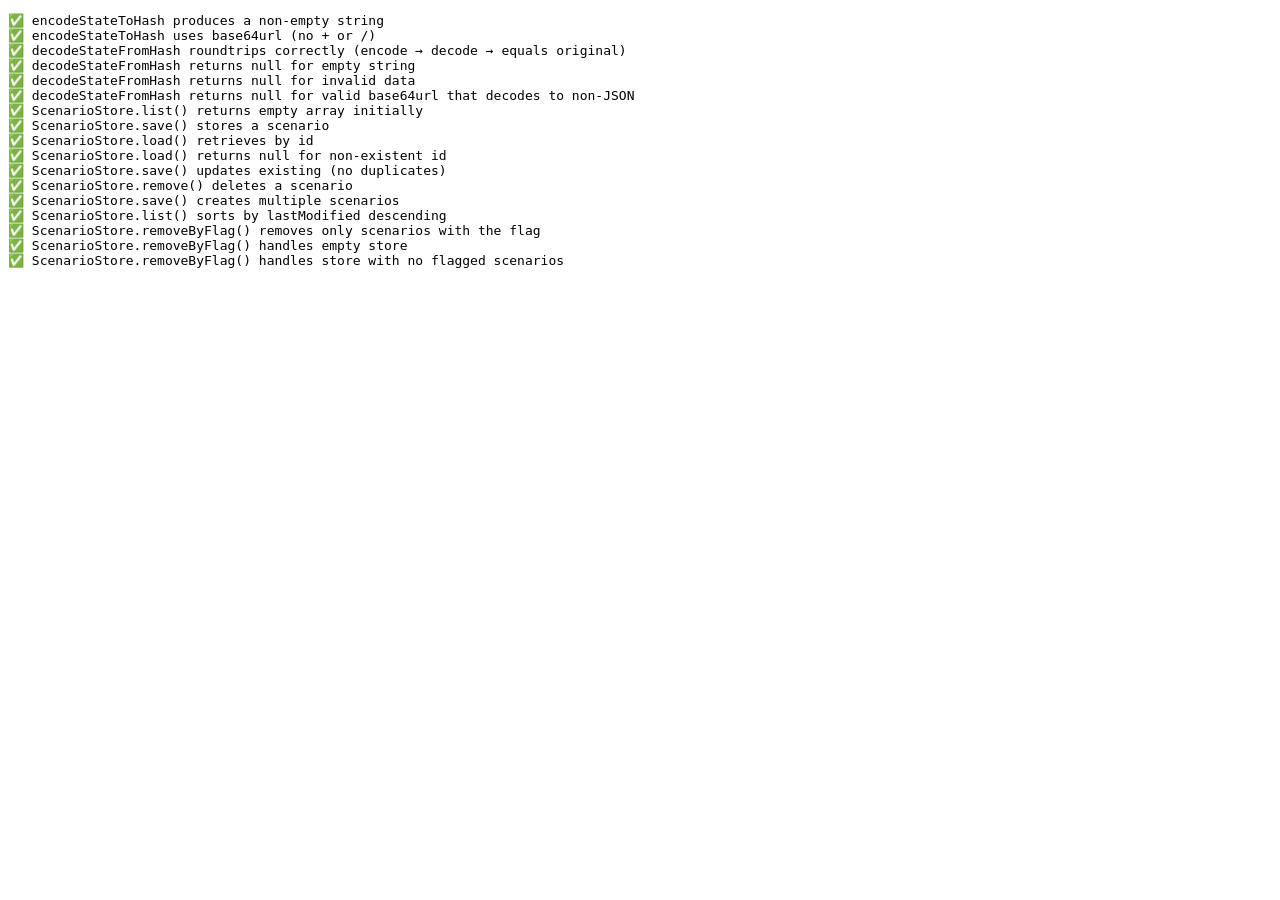
<file: tests/state.test.html>
<!DOCTYPE html>
<html>
<head>
  <meta charset="UTF-8">
  <title>State Management Tests</title>
</head>
<body>
<pre id="output"></pre>
<script src="../vendor/pako.min.js"></script>
<script type="module">
import {
  encodeStateToHash,
  decodeStateFromHash,
  ScenarioStore
} from '../js/state.js';

const results = [];

function test(name, fn) {
  try {
    fn();
    results.push(`✅ ${name}`);
  } catch (e) {
    results.push(`❌ ${name}: ${e.message}`);
  }
}

function assert(condition, msg) {
  if (!condition) throw new Error(msg || 'Assertion failed');
}

function assertEqual(a, b, msg) {
  if (a !== b) throw new Error(msg || `Expected ${b}, got ${a}`);
}

function assertNull(value, msg) {
  if (value !== null) throw new Error(msg || `Expected null, got ${value}`);
}

function assertNotNull(value, msg) {
  if (value === null) throw new Error(msg || `Expected non-null value, got ${value}`);
}

function assertArrayEqual(a, b, msg) {
  if (JSON.stringify(a) !== JSON.stringify(b)) {
    throw new Error(msg || `Expected ${JSON.stringify(b)}, got ${JSON.stringify(a)}`);
  }
}

// ====== encodeStateToHash tests ======
test('encodeStateToHash produces a non-empty string', () => {
  const state = { value: 100 };
  const encoded = encodeStateToHash(state);
  assert(typeof encoded === 'string' && encoded.length > 0, 'Should produce non-empty string');
});

test('encodeStateToHash uses base64url (no + or /)', () => {
  const state = { value: 100, name: 'test' };
  const encoded = encodeStateToHash(state);
  assert(!encoded.includes('+'), 'Should not contain +');
  assert(!encoded.includes('/'), 'Should not contain /');
  assert(!encoded.includes('='), 'Should not contain padding =');
});

// ====== decodeStateFromHash tests ======
test('decodeStateFromHash roundtrips correctly (encode → decode → equals original)', () => {
  const state = { value: 42, name: 'test', nested: { key: 'value' } };
  const encoded = encodeStateToHash(state);
  const decoded = decodeStateFromHash(encoded);
  assertArrayEqual(decoded, state, 'Decoded state should equal original');
});

test('decodeStateFromHash returns null for empty string', () => {
  const result = decodeStateFromHash('');
  assertNull(result, 'Should return null for empty string');
});

test('decodeStateFromHash returns null for invalid data', () => {
  const result = decodeStateFromHash('invalid-base64url!!!');
  assertNull(result, 'Should return null for invalid data');
});

test('decodeStateFromHash returns null for valid base64url that decodes to non-JSON', () => {
  // "not json" in base64url
  const result = decodeStateFromHash('bm90IGpzb24');
  assertNull(result, 'Should return null when inflated data is not JSON');
});

// ====== ScenarioStore.list() tests ======
test('ScenarioStore.list() returns empty array initially', () => {
  const ns = 'fair-test-' + Date.now();
  const store = new ScenarioStore(ns);
  const list = store.list();
  assertArrayEqual(list, [], 'list() should return empty array initially');
  localStorage.removeItem(ns);
});

// ====== ScenarioStore.save() tests ======
test('ScenarioStore.save() stores a scenario', () => {
  const ns = 'fair-test-' + Date.now();
  const store = new ScenarioStore(ns);
  const scenario = { name: 'Test Scenario', value: 100 };
  const id = store.save(scenario);
  assert(typeof id === 'string' && id.length > 0, 'save() should return a non-empty id');
  localStorage.removeItem(ns);
});

// ====== ScenarioStore.load() tests ======
test('ScenarioStore.load() retrieves by id', () => {
  const ns = 'fair-test-' + Date.now();
  const store = new ScenarioStore(ns);
  const scenario = { name: 'Test Scenario', value: 100 };
  const id = store.save(scenario);
  const loaded = store.load(id);
  assertNotNull(loaded, 'load() should return non-null');
  assertEqual(loaded.name, 'Test Scenario', 'Loaded name should match');
  assertEqual(loaded.value, 100, 'Loaded value should match');
  localStorage.removeItem(ns);
});

test('ScenarioStore.load() returns null for non-existent id', () => {
  const ns = 'fair-test-' + Date.now();
  const store = new ScenarioStore(ns);
  const loaded = store.load('non-existent');
  assertNull(loaded, 'load() should return null for non-existent id');
  localStorage.removeItem(ns);
});

// ====== ScenarioStore.save() updates existing test ======
test('ScenarioStore.save() updates existing (no duplicates)', () => {
  const ns = 'fair-test-' + Date.now();
  const store = new ScenarioStore(ns);
  const scenario = { name: 'Original', value: 100 };
  const id = store.save(scenario);
  const updated = { name: 'Updated', value: 200 };
  const id2 = store.save(updated, id);
  assertEqual(id2, id, 'save() with id should return same id');
  const list = store.list();
  assertEqual(list.length, 1, 'Should have exactly 1 scenario, not 2');
  const loaded = store.load(id);
  assertEqual(loaded.name, 'Updated', 'Loaded name should be updated');
  assertEqual(loaded.value, 200, 'Loaded value should be updated');
  localStorage.removeItem(ns);
});

// ====== ScenarioStore.remove() tests ======
test('ScenarioStore.remove() deletes a scenario', () => {
  const ns = 'fair-test-' + Date.now();
  const store = new ScenarioStore(ns);
  const scenario = { name: 'To Delete', value: 100 };
  const id = store.save(scenario);
  let list = store.list();
  assertEqual(list.length, 1, 'Should have 1 scenario before remove');
  store.remove(id);
  list = store.list();
  assertEqual(list.length, 0, 'Should have 0 scenarios after remove');
  const loaded = store.load(id);
  assertNull(loaded, 'Removed scenario should not be loadable');
  localStorage.removeItem(ns);
});

// ====== ScenarioStore.save() multiple scenarios test ======
test('ScenarioStore.save() creates multiple scenarios', () => {
  const ns = 'fair-test-' + Date.now();
  const store = new ScenarioStore(ns);
  const id1 = store.save({ name: 'Scenario 1' });
  const id2 = store.save({ name: 'Scenario 2' });
  const id3 = store.save({ name: 'Scenario 3' });
  const list = store.list();
  assertEqual(list.length, 3, 'Should have 3 scenarios');
  assert(id1 !== id2 && id2 !== id3, 'Each save should generate unique id');
  localStorage.removeItem(ns);
});

// ====== Additional: lastModified sorting test ======
test('ScenarioStore.list() sorts by lastModified descending', () => {
  const ns = 'fair-test-' + Date.now();
  const store = new ScenarioStore(ns);
  const id1 = store.save({ name: 'First' });
  // Manually set older timestamp for id1
  const all1 = JSON.parse(localStorage.getItem(ns));
  all1[id1].lastModified = Date.now() - 1000; // 1 second ago
  localStorage.setItem(ns, JSON.stringify(all1));
  // Save second scenario (will have current timestamp)
  const id2 = store.save({ name: 'Second' });
  const list = store.list();
  assertEqual(list.length, 2, 'Should have 2 scenarios');
  // Most recent should be first (id2 has newer timestamp)
  assertEqual(list[0].id, id2, 'Most recent scenario should be first');
  assertEqual(list[1].id, id1, 'Older scenario should be second');
  localStorage.removeItem(ns);
});

// ====== ScenarioStore.removeByFlag() tests ======
test('ScenarioStore.removeByFlag() removes only scenarios with the flag', () => {
  const ns = 'fair-test-' + Date.now();
  const store = new ScenarioStore(ns);
  const id1 = store.save({ name: 'Example 1', _isExample: true });
  const id2 = store.save({ name: 'User Scenario' });
  const id3 = store.save({ name: 'Example 2', _isExample: true });
  let list = store.list();
  assertEqual(list.length, 3, 'Should have 3 scenarios before removeByFlag');
  store.removeByFlag('_isExample');
  list = store.list();
  assertEqual(list.length, 1, 'Should have 1 scenario after removeByFlag');
  const remaining = store.load(list[0].id);
  assertEqual(remaining.name, 'User Scenario', 'User scenario should remain');
  assertNull(store.load(id1), 'Example 1 should be removed');
  assertNull(store.load(id3), 'Example 2 should be removed');
  localStorage.removeItem(ns);
});

test('ScenarioStore.removeByFlag() handles empty store', () => {
  const ns = 'fair-test-' + Date.now();
  const store = new ScenarioStore(ns);
  // Should not throw
  store.removeByFlag('_isExample');
  const list = store.list();
  assertEqual(list.length, 0, 'Should have 0 scenarios after removeByFlag on empty store');
  localStorage.removeItem(ns);
});

test('ScenarioStore.removeByFlag() handles store with no flagged scenarios', () => {
  const ns = 'fair-test-' + Date.now();
  const store = new ScenarioStore(ns);
  store.save({ name: 'User 1' });
  store.save({ name: 'User 2' });
  let list = store.list();
  assertEqual(list.length, 2, 'Should have 2 scenarios before removeByFlag');
  store.removeByFlag('_isExample');
  list = store.list();
  assertEqual(list.length, 2, 'Should still have 2 scenarios (none removed)');
  localStorage.removeItem(ns);
});

// Display results
document.getElementById('output').textContent = results.join('\n');
</script>
</body>
</html>
</file>
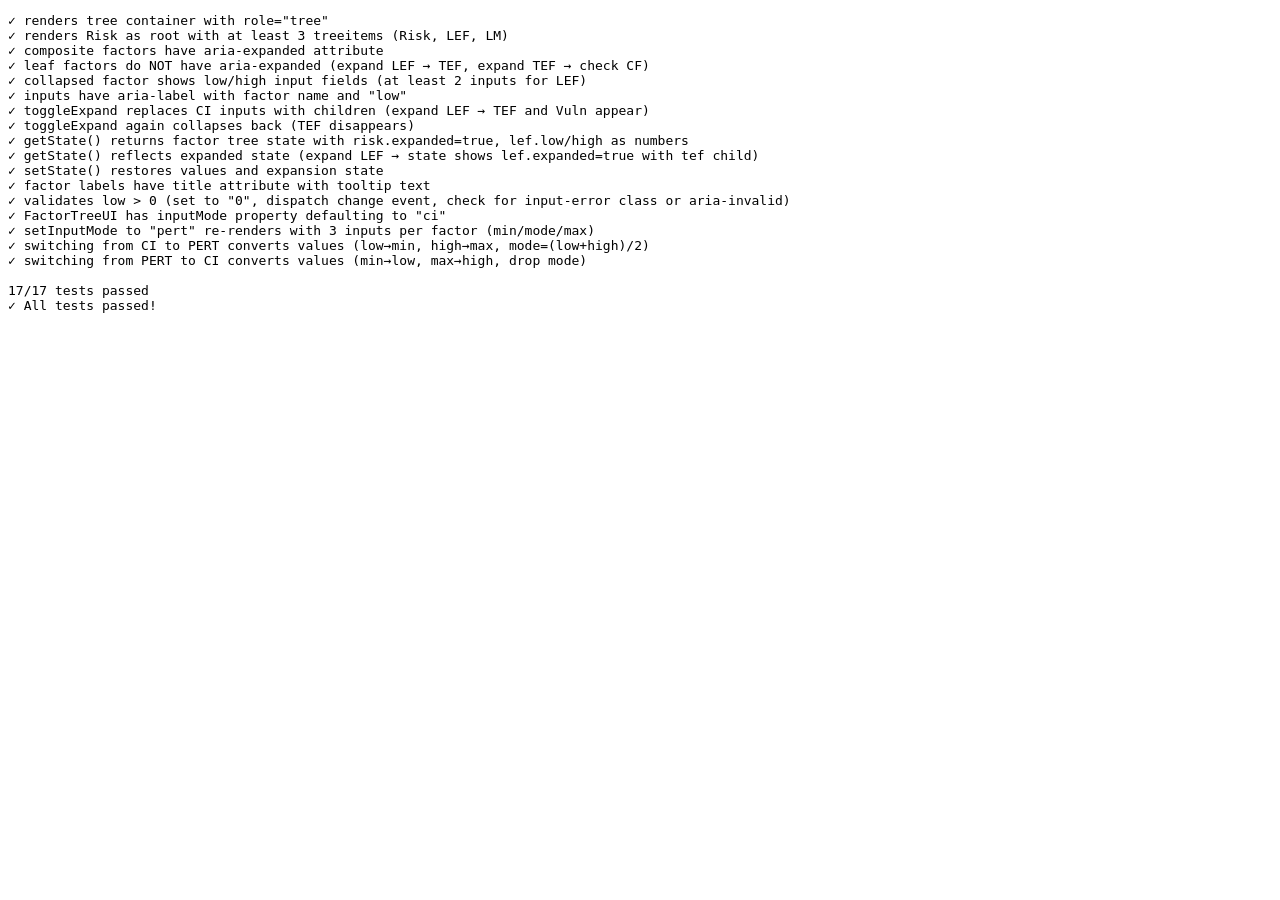
<file: tests/tree-ui.test.html>
<!DOCTYPE html>
<html>
<head>
  <meta charset="UTF-8">
  <title>Tree UI Tests</title>
</head>
<body>
<div id="test-container" style="display:none"></div>
<pre id="output"></pre>

<script type="module">
import { FAIR } from '../js/fair-model.js';
import { FactorTreeUI } from '../js/tree-ui.js';

const output = document.getElementById('output');
const container = document.getElementById('test-container');
let testCount = 0;
let passCount = 0;

function test(description, fn) {
  testCount++;
  try {
    fn();
    passCount++;
    output.textContent += `✓ ${description}\n`;
  } catch (err) {
    output.textContent += `✗ ${description}\n  ${err.message}\n`;
  }
}

function assert(condition, message) {
  if (!condition) {
    throw new Error(message || 'Assertion failed');
  }
}

function createTree() {
  container.innerHTML = '';
  return new FactorTreeUI(container, FAIR.tree, () => {});
}

// Test 1: renders tree container with role="tree"
test('renders tree container with role="tree"', () => {
  const tree = createTree();
  const treeEl = container.querySelector('[role="tree"]');
  assert(treeEl !== null, 'Expected tree element with role="tree"');
});

// Test 2: renders Risk as root with at least 3 treeitems (Risk, LEF, LM)
test('renders Risk as root with at least 3 treeitems (Risk, LEF, LM)', () => {
  const tree = createTree();
  const treeitems = container.querySelectorAll('[role="treeitem"]');
  assert(treeitems.length >= 3, `Expected at least 3 treeitems, got ${treeitems.length}`);

  const riskItem = container.querySelector('[data-factor-id="risk"]');
  assert(riskItem !== null, 'Expected Risk treeitem');

  const lefItem = container.querySelector('[data-factor-id="lef"]');
  assert(lefItem !== null, 'Expected LEF treeitem');

  const lmItem = container.querySelector('[data-factor-id="lm"]');
  assert(lmItem !== null, 'Expected LM treeitem');
});

// Test 3: composite factors have aria-expanded attribute
test('composite factors have aria-expanded attribute', () => {
  const tree = createTree();
  const riskItem = container.querySelector('[data-factor-id="risk"]');
  assert(riskItem.hasAttribute('aria-expanded'), 'Risk should have aria-expanded');

  const lefItem = container.querySelector('[data-factor-id="lef"]');
  assert(lefItem.hasAttribute('aria-expanded'), 'LEF should have aria-expanded');

  const lmItem = container.querySelector('[data-factor-id="lm"]');
  assert(lmItem.hasAttribute('aria-expanded'), 'LM should have aria-expanded');
});

// Test 4: leaf factors do NOT have aria-expanded (expand LEF → TEF, expand TEF → check CF)
test('leaf factors do NOT have aria-expanded (expand LEF → TEF, expand TEF → check CF)', () => {
  const tree = createTree();
  tree.toggleExpand('lef'); // Expand LEF

  const tefItem = container.querySelector('[data-factor-id="tef"]');
  assert(tefItem !== null, 'Expected TEF treeitem after expanding LEF');

  tree.toggleExpand('tef'); // Expand TEF

  const cfItem = container.querySelector('[data-factor-id="cf"]');
  assert(cfItem !== null, 'Expected CF treeitem after expanding TEF');
  assert(!cfItem.hasAttribute('aria-expanded'), 'Leaf factor CF should NOT have aria-expanded');
});

// Test 5: collapsed factor shows low/high input fields (at least 2 inputs for LEF)
test('collapsed factor shows low/high input fields (at least 2 inputs for LEF)', () => {
  const tree = createTree();
  const lefItem = container.querySelector('[data-factor-id="lef"]');
  const inputs = lefItem.querySelectorAll('input.ci-input');
  assert(inputs.length >= 2, `Expected at least 2 inputs for LEF, got ${inputs.length}`);
});

// Test 6: inputs have aria-label with factor name and "low"
test('inputs have aria-label with factor name and "low"', () => {
  const tree = createTree();
  const lefItem = container.querySelector('[data-factor-id="lef"]');
  const lowInput = lefItem.querySelector('input[data-bound="low"]');
  assert(lowInput !== null, 'Expected low input');

  const ariaLabel = lowInput.getAttribute('aria-label');
  assert(ariaLabel && ariaLabel.includes('LEF') && ariaLabel.includes('low'),
    `Expected aria-label to include "LEF" and "low", got "${ariaLabel}"`);
});

// Test 7: toggleExpand replaces CI inputs with children (expand LEF → TEF and Vuln appear)
test('toggleExpand replaces CI inputs with children (expand LEF → TEF and Vuln appear)', () => {
  const tree = createTree();
  let lefItem = container.querySelector('[data-factor-id="lef"]');
  const inputRowBefore = lefItem.querySelector('.ci-input-row');
  assert(inputRowBefore !== null, 'Expected input row before expansion');

  tree.toggleExpand('lef');

  // Re-query LEF after re-render
  lefItem = container.querySelector('[data-factor-id="lef"]');

  // Check direct children - input row should not be a direct child
  const directChildren = Array.from(lefItem.children);
  const hasInputRow = directChildren.some(child => child.classList.contains('ci-input-row'));
  assert(!hasInputRow, 'Expected no direct ci-input-row child after expansion');

  const tefItem = container.querySelector('[data-factor-id="tef"]');
  assert(tefItem !== null, 'Expected TEF treeitem after expanding LEF');

  const vulnItem = container.querySelector('[data-factor-id="vuln"]');
  assert(vulnItem !== null, 'Expected Vuln treeitem after expanding LEF');
});

// Test 8: toggleExpand again collapses back (TEF disappears)
test('toggleExpand again collapses back (TEF disappears)', () => {
  const tree = createTree();
  tree.toggleExpand('lef'); // Expand

  let tefItem = container.querySelector('[data-factor-id="tef"]');
  assert(tefItem !== null, 'Expected TEF after expand');

  tree.toggleExpand('lef'); // Collapse

  tefItem = container.querySelector('[data-factor-id="tef"]');
  assert(tefItem === null, 'Expected TEF to disappear after collapse');

  const lefItem = container.querySelector('[data-factor-id="lef"]');
  const inputs = lefItem.querySelectorAll('input.ci-input');
  assert(inputs.length >= 2, 'Expected inputs to reappear after collapse');
});

// Test 9: getState() returns factor tree state with risk.expanded=true, lef.low/high as numbers
test('getState() returns factor tree state with risk.expanded=true, lef.low/high as numbers', () => {
  const tree = createTree();
  const state = tree.getState();

  assert(state.risk !== undefined, 'Expected risk in state');
  assert(state.risk.expanded === true, 'Expected risk.expanded to be true');
  assert(state.risk.children !== undefined, 'Expected risk.children in state');
  assert(state.risk.children.lef !== undefined, 'Expected lef in state');
  assert(typeof state.risk.children.lef.low === 'number', 'Expected lef.low to be a number');
  assert(typeof state.risk.children.lef.high === 'number', 'Expected lef.high to be a number');
});

// Test 10: getState() reflects expanded state (expand LEF → state shows lef.expanded=true with tef child)
test('getState() reflects expanded state (expand LEF → state shows lef.expanded=true with tef child)', () => {
  const tree = createTree();
  tree.toggleExpand('lef');

  const state = tree.getState();
  assert(state.risk.children.lef.expanded === true, 'Expected lef.expanded to be true');
  assert(state.risk.children.lef.children !== undefined, 'Expected lef.children in state');
  assert(state.risk.children.lef.children.tef !== undefined, 'Expected tef in expanded lef children');
});

// Test 11: setState() restores values and expansion state
test('setState() restores values and expansion state', () => {
  const tree = createTree();
  tree.toggleExpand('lef');

  const lefItem = container.querySelector('[data-factor-id="lef"]');
  const tefItem = container.querySelector('[data-factor-id="tef"]');
  assert(tefItem !== null, 'Expected TEF after expand');

  const savedState = tree.getState();

  // Create new tree
  const tree2 = createTree();
  tree2.setState(savedState);

  const state2 = tree2.getState();
  assert(state2.risk.children.lef.expanded === true, 'Expected restored lef.expanded to be true');

  const tefItem2 = container.querySelector('[data-factor-id="tef"]');
  assert(tefItem2 !== null, 'Expected TEF after setState with expanded LEF');
});

// Test 12: factor labels have title attribute with tooltip text
test('factor labels have title attribute with tooltip text', () => {
  const tree = createTree();
  const lefItem = container.querySelector('[data-factor-id="lef"]');
  const label = lefItem.querySelector('.factor-label');
  assert(label !== null, 'Expected factor label');

  const title = label.getAttribute('title');
  assert(title !== null && title.length > 0, 'Expected title attribute with tooltip');
  assert(title.includes('Loss Event Frequency'), `Expected tooltip to include description, got "${title}"`);
});

// Test 13: validates low > 0 (set to "0", dispatch change event, check for input-error class or aria-invalid)
test('validates low > 0 (set to "0", dispatch change event, check for input-error class or aria-invalid)', () => {
  const tree = createTree();
  const lefItem = container.querySelector('[data-factor-id="lef"]');
  const lowInput = lefItem.querySelector('input[data-bound="low"]');

  lowInput.value = '0';
  lowInput.dispatchEvent(new Event('change'));

  const hasError = lowInput.classList.contains('input-error') ||
                   lowInput.getAttribute('aria-invalid') === 'true';
  assert(hasError, 'Expected input-error class or aria-invalid="true" for value of 0');
});

// PERT mode tests
test('FactorTreeUI has inputMode property defaulting to "ci"', () => {
  const tree = createTree();
  assert(tree.inputMode === 'ci', `Expected inputMode to be "ci", got "${tree.inputMode}"`);
});

test('setInputMode to "pert" re-renders with 3 inputs per factor (min/mode/max)', () => {
  const tree = createTree();
  tree.setInputMode('pert');

  const lefItem = container.querySelector('[data-factor-id="lef"]');
  const inputs = lefItem.querySelectorAll('input.pert-input');
  assert(inputs.length >= 3, `Expected at least 3 PERT inputs for LEF, got ${inputs.length}`);

  const minInput = lefItem.querySelector('input[data-bound="min"]');
  const modeInput = lefItem.querySelector('input[data-bound="mode"]');
  const maxInput = lefItem.querySelector('input[data-bound="max"]');
  assert(minInput !== null, 'Expected min input in PERT mode');
  assert(modeInput !== null, 'Expected mode input in PERT mode');
  assert(maxInput !== null, 'Expected max input in PERT mode');
});

test('switching from CI to PERT converts values (low→min, high→max, mode=(low+high)/2)', () => {
  const tree = createTree();
  const state = tree.getState();
  const originalLow = state.risk.children.lef.low;
  const originalHigh = state.risk.children.lef.high;

  tree.setInputMode('pert');

  const newState = tree.getState();
  const lefState = newState.risk.children.lef;
  assert(lefState.min === originalLow, `Expected min=${originalLow}, got ${lefState.min}`);
  assert(lefState.max === originalHigh, `Expected max=${originalHigh}, got ${lefState.max}`);
  assert(lefState.mode === (originalLow + originalHigh) / 2,
    `Expected mode=${(originalLow + originalHigh) / 2}, got ${lefState.mode}`);
  assert(lefState.low === undefined, 'Expected low to be removed in PERT mode');
  assert(lefState.high === undefined, 'Expected high to be removed in PERT mode');
});

test('switching from PERT to CI converts values (min→low, max→high, drop mode)', () => {
  const tree = createTree();
  tree.setInputMode('pert');

  const pertState = tree.getState();
  const originalMin = pertState.risk.children.lef.min;
  const originalMax = pertState.risk.children.lef.max;

  tree.setInputMode('ci');

  const ciState = tree.getState();
  const lefState = ciState.risk.children.lef;
  assert(lefState.low === originalMin, `Expected low=${originalMin}, got ${lefState.low}`);
  assert(lefState.high === originalMax, `Expected high=${originalMax}, got ${lefState.high}`);
  assert(lefState.min === undefined, 'Expected min to be removed in CI mode');
  assert(lefState.max === undefined, 'Expected max to be removed in CI mode');
  assert(lefState.mode === undefined, 'Expected mode to be removed in CI mode');
});

// Run summary
output.textContent += `\n${passCount}/${testCount} tests passed\n`;
if (passCount === testCount) {
  output.textContent += '✓ All tests passed!\n';
}
</script>
</body>
</html>
</file>
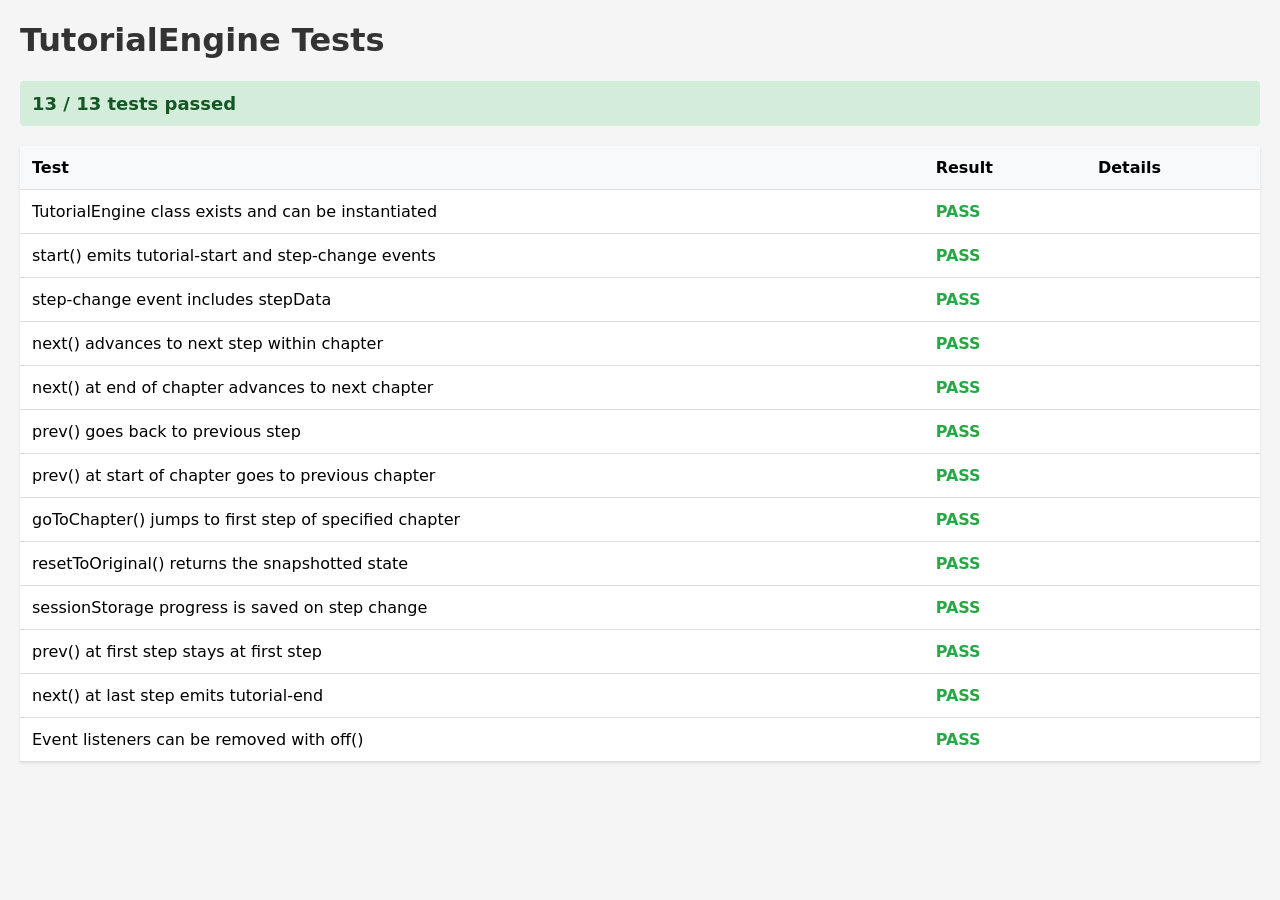
<file: tests/tutorial-engine.test.html>
<!DOCTYPE html>
<html>
<head>
  <meta charset="UTF-8">
  <title>TutorialEngine Tests</title>
  <style>
    body {
      font-family: system-ui, -apple-system, sans-serif;
      margin: 20px;
      background: #f5f5f5;
    }
    h1 {
      color: #333;
    }
    .summary {
      font-size: 18px;
      font-weight: 600;
      margin-bottom: 20px;
      padding: 12px;
      border-radius: 4px;
    }
    .summary.pass {
      background: #d4edda;
      color: #155724;
    }
    .summary.fail {
      background: #f8d7da;
      color: #721c24;
    }
    table {
      width: 100%;
      border-collapse: collapse;
      background: white;
      box-shadow: 0 1px 3px rgba(0,0,0,0.1);
    }
    th, td {
      padding: 12px;
      text-align: left;
      border-bottom: 1px solid #ddd;
    }
    th {
      background: #f8f9fa;
      font-weight: 600;
    }
    .pass {
      color: #28a745;
      font-weight: 600;
    }
    .fail {
      color: #dc3545;
      font-weight: 600;
    }
    .error-details {
      color: #721c24;
      font-size: 12px;
      font-family: monospace;
      margin-top: 4px;
    }
  </style>
</head>
<body>
  <h1>TutorialEngine Tests</h1>
  <div id="summary" class="summary"></div>
  <table>
    <thead>
      <tr>
        <th>Test</th>
        <th>Result</th>
        <th>Details</th>
      </tr>
    </thead>
    <tbody id="results"></tbody>
  </table>

  <script type="module">
    import { TutorialEngine } from '../js/tutorial-engine.js';

    const results = [];

    function test(name, fn) {
      try {
        fn();
        results.push({ name, pass: true });
      } catch (error) {
        results.push({ name, pass: false, error: error.message });
      }
    }

    function assert(condition, message) {
      if (!condition) {
        throw new Error(message || 'Assertion failed');
      }
    }

    function assertEquals(actual, expected, message) {
      if (actual !== expected) {
        throw new Error(`${message || 'Assertion failed'}: expected ${expected}, got ${actual}`);
      }
    }

    // Test data
    const mockTutorialData = {
      id: 'test-tutorial',
      title: 'Test Tutorial',
      scenarioIndex: 3,
      frameworkRecap: 'Test framework recap',
      chapters: [
        {
          title: 'Chapter 1',
          steps: [
            { factorId: 'lef', action: 'focus', narrative: 'Step 1 narrative' },
            { factorId: 'tef', action: 'expand', narrative: 'Step 2 narrative' }
          ]
        },
        {
          title: 'Chapter 2',
          steps: [
            { factorId: 'lm', action: 'focus', narrative: 'Step 3 narrative' }
          ]
        }
      ]
    };

    const mockOriginalState = { factors: { risk: { expanded: true } } };

    // Clear sessionStorage before tests
    sessionStorage.removeItem('tutorial-progress');

    // Test 1: TutorialEngine class exists and can be instantiated
    test('TutorialEngine class exists and can be instantiated', () => {
      const engine = new TutorialEngine(mockTutorialData, mockOriginalState);
      assert(engine !== null, 'Engine should be instantiated');
    });

    // Test 2: start() emits tutorial-start and step-change events
    test('start() emits tutorial-start and step-change events', () => {
      const engine = new TutorialEngine(mockTutorialData, mockOriginalState);
      let tutorialStartEmitted = false;
      let stepChangeEmitted = false;

      engine.on('tutorial-start', () => { tutorialStartEmitted = true; });
      engine.on('step-change', () => { stepChangeEmitted = true; });

      engine.start();

      assert(tutorialStartEmitted, 'tutorial-start should be emitted');
      assert(stepChangeEmitted, 'step-change should be emitted');
    });

    // Test 3: step-change event includes stepData
    test('step-change event includes stepData', () => {
      const engine = new TutorialEngine(mockTutorialData, mockOriginalState);
      let receivedStepData = null;

      engine.on('step-change', (stepData) => { receivedStepData = stepData; });
      engine.start();

      assert(receivedStepData !== null, 'stepData should be provided');
      assertEquals(receivedStepData.factorId, 'lef', 'First step should be LEF');
    });

    // Test 4: next() advances to next step
    test('next() advances to next step within chapter', () => {
      const engine = new TutorialEngine(mockTutorialData, mockOriginalState);
      let stepData = null;

      engine.on('step-change', (data) => { stepData = data; });
      engine.start();

      assertEquals(stepData.factorId, 'lef', 'First step should be LEF');

      engine.next();
      assertEquals(stepData.factorId, 'tef', 'Second step should be TEF');
    });

    // Test 5: next() at end of chapter advances to next chapter
    test('next() at end of chapter advances to next chapter', () => {
      const engine = new TutorialEngine(mockTutorialData, mockOriginalState);
      let chapterChangeEmitted = false;
      let stepData = null;

      engine.on('chapter-change', () => { chapterChangeEmitted = true; });
      engine.on('step-change', (data) => { stepData = data; });

      engine.start();
      engine.next(); // Move to step 2
      engine.next(); // Should move to chapter 2, step 1

      assert(chapterChangeEmitted, 'chapter-change should be emitted');
      assertEquals(stepData.factorId, 'lm', 'Should be at first step of chapter 2');
    });

    // Test 6: prev() goes back to previous step
    test('prev() goes back to previous step', () => {
      const engine = new TutorialEngine(mockTutorialData, mockOriginalState);
      let stepData = null;

      engine.on('step-change', (data) => { stepData = data; });

      engine.start();
      engine.next(); // Move to step 2
      assertEquals(stepData.factorId, 'tef', 'Should be at TEF');

      engine.prev(); // Go back to step 1
      assertEquals(stepData.factorId, 'lef', 'Should be back at LEF');
    });

    // Test 7: prev() at start of chapter goes to previous chapter
    test('prev() at start of chapter goes to previous chapter', () => {
      const engine = new TutorialEngine(mockTutorialData, mockOriginalState);
      let stepData = null;

      engine.on('step-change', (data) => { stepData = data; });

      engine.start();
      engine.next(); // Step 2
      engine.next(); // Chapter 2, Step 1

      assertEquals(stepData.factorId, 'lm', 'Should be at chapter 2');

      engine.prev(); // Should go back to chapter 1, last step
      assertEquals(stepData.factorId, 'tef', 'Should be at last step of chapter 1');
    });

    // Test 8: goToChapter() jumps to first step of specified chapter
    test('goToChapter() jumps to first step of specified chapter', () => {
      const engine = new TutorialEngine(mockTutorialData, mockOriginalState);
      let stepData = null;

      engine.on('step-change', (data) => { stepData = data; });

      engine.start();
      engine.goToChapter(1); // Jump to chapter 2 (0-indexed)

      assertEquals(stepData.factorId, 'lm', 'Should be at first step of chapter 2');
    });

    // Test 9: resetToOriginal() returns the snapshotted state
    test('resetToOriginal() returns the snapshotted state', () => {
      const engine = new TutorialEngine(mockTutorialData, mockOriginalState);
      engine.start();

      const state = engine.resetToOriginal();

      assert(state !== null, 'State should be returned');
      assert(state.factors !== undefined, 'State should have factors');
      assertEquals(state.factors.risk.expanded, true, 'State should match original');
    });

    // Test 10: sessionStorage progress is saved on step change
    test('sessionStorage progress is saved on step change', () => {
      sessionStorage.removeItem('tutorial-progress');
      const engine = new TutorialEngine(mockTutorialData, mockOriginalState);

      engine.start();

      const progress = sessionStorage.getItem('tutorial-progress');
      assert(progress !== null, 'Progress should be saved to sessionStorage');

      const parsed = JSON.parse(progress);
      assertEquals(parsed.tutorialId, 'test-tutorial', 'Tutorial ID should be saved');
      assertEquals(parsed.chapterIndex, 0, 'Chapter index should be 0');
      assertEquals(parsed.stepIndex, 0, 'Step index should be 0');
    });

    // Test 11: Boundary check - prev() at first step stays at first step
    test('prev() at first step stays at first step', () => {
      const engine = new TutorialEngine(mockTutorialData, mockOriginalState);
      let stepData = null;

      engine.on('step-change', (data) => { stepData = data; });

      engine.start();
      assertEquals(stepData.factorId, 'lef', 'Should start at first step');

      engine.prev(); // Try to go before first step
      assertEquals(stepData.factorId, 'lef', 'Should still be at first step');
    });

    // Test 12: Boundary check - next() at last step emits tutorial-end
    test('next() at last step emits tutorial-end', () => {
      const engine = new TutorialEngine(mockTutorialData, mockOriginalState);
      let tutorialEndEmitted = false;

      engine.on('tutorial-end', () => { tutorialEndEmitted = true; });

      engine.start();
      engine.next(); // Step 2
      engine.next(); // Chapter 2, Step 1
      engine.next(); // Should emit tutorial-end

      assert(tutorialEndEmitted, 'tutorial-end should be emitted at last step');
    });

    // Test 13: Event listeners can be removed with off()
    test('Event listeners can be removed with off()', () => {
      const engine = new TutorialEngine(mockTutorialData, mockOriginalState);
      let callCount = 0;

      const handler = () => { callCount++; };
      engine.on('step-change', handler);
      engine.start(); // First call

      assertEquals(callCount, 1, 'Handler should be called once');

      engine.off('step-change', handler);
      engine.next(); // Handler should not be called

      assertEquals(callCount, 1, 'Handler should not be called after off()');
    });

    // Render results
    const tbody = document.getElementById('results');
    const passedCount = results.filter(r => r.pass).length;
    const totalCount = results.length;

    results.forEach(result => {
      const row = document.createElement('tr');
      row.innerHTML = `
        <td>${result.name}</td>
        <td class="${result.pass ? 'pass' : 'fail'}">${result.pass ? 'PASS' : 'FAIL'}</td>
        <td>${result.error ? `<div class="error-details">${result.error}</div>` : ''}</td>
      `;
      tbody.appendChild(row);
    });

    const summary = document.getElementById('summary');
    summary.textContent = `${passedCount} / ${totalCount} tests passed`;
    summary.className = `summary ${passedCount === totalCount ? 'pass' : 'fail'}`;
  </script>
</body>
</html>
</file>
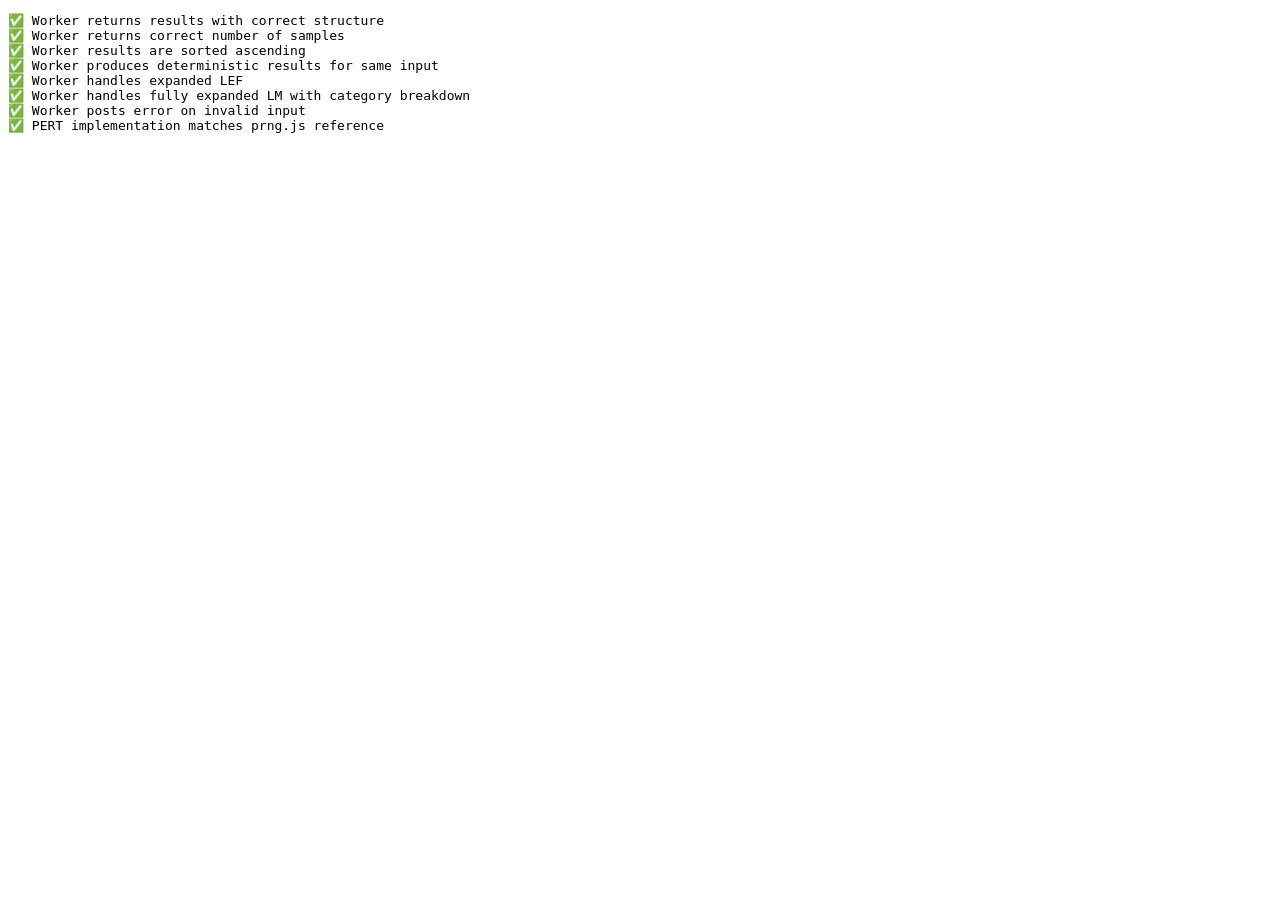
<file: tests/worker.test.html>
<!DOCTYPE html>
<html>
<head><title>Worker Tests</title></head>
<body>
<pre id="output"></pre>
<script type="module">
import { createPRNG, samplePERT, PERT_VERSION as PRNG_PERT_VERSION } from '../js/prng.js';

const testPromises = [];

function test(name, fn) {
  testPromises.push(
    Promise.resolve().then(fn).then(() => `✅ ${name}`)
      .catch(e => `❌ ${name}: ${e.message}`)
  );
}
function assert(condition, msg) { if (!condition) throw new Error(msg || 'Assertion failed'); }

function runWorker(inputState) {
  return new Promise((resolve, reject) => {
    const w = new Worker('../js/worker.js');
    w.onmessage = (e) => { w.terminate(); resolve(e.data); };
    w.onerror = (e) => { w.terminate(); reject(new Error(e.message)); };
    w.postMessage(inputState);
  });
}

function makeInput(overrides = {}) {
  return {
    iterations: 1000,
    factors: {
      risk: {
        expanded: true,
        children: {
          lef: { expanded: false, low: 1, high: 10 },
          lm:  { expanded: false, low: 50000, high: 5000000 },
        },
      },
    },
    ...overrides,
  };
}

// Test 1: Worker returns results with correct structure
test('Worker returns results with correct structure', async () => {
  const result = await runWorker(makeInput());
  assert(result.type === 'results', `Expected type 'results', got ${result.type}`);
  assert(Array.isArray(result.sortedALE), 'sortedALE should be an array');
  assert(typeof result.stats === 'object', 'stats should be an object');
  assert(typeof result.stats.mean === 'number', 'stats.mean should be a number');
  assert(typeof result.stats.median === 'number', 'stats.median should be a number');
  assert(typeof result.stats.p90 === 'number', 'stats.p90 should be a number');
  assert(typeof result.stats.min === 'number', 'stats.min should be a number');
  assert(typeof result.stats.max === 'number', 'stats.max should be a number');
});

// Test 2: Worker returns correct number of samples
test('Worker returns correct number of samples', async () => {
  const result = await runWorker(makeInput({ iterations: 500 }));
  assert(result.sortedALE.length === 500, `Expected 500 samples, got ${result.sortedALE.length}`);
});

// Test 3: Worker results are sorted ascending
test('Worker results are sorted ascending', async () => {
  const result = await runWorker(makeInput({ iterations: 100 }));
  for (let i = 1; i < result.sortedALE.length; i++) {
    assert(result.sortedALE[i] >= result.sortedALE[i - 1],
      `Not sorted at index ${i}: ${result.sortedALE[i - 1]} > ${result.sortedALE[i]}`);
  }
});

// Test 4: Worker produces deterministic results for same input
test('Worker produces deterministic results for same input', async () => {
  const input = makeInput({ iterations: 200 });
  const result1 = await runWorker(input);
  const result2 = await runWorker(input);

  assert(Math.abs(result1.stats.mean - result2.stats.mean) < 0.01,
    `Mean should be equal: ${result1.stats.mean} vs ${result2.stats.mean}`);
  assert(Math.abs(result1.stats.median - result2.stats.median) < 0.01,
    `Median should be equal: ${result1.stats.median} vs ${result2.stats.median}`);
  assert(Math.abs(result1.stats.p90 - result2.stats.p90) < 0.01,
    `P90 should be equal: ${result1.stats.p90} vs ${result2.stats.p90}`);
});

// Test 5: Worker handles expanded LEF (TEF + Vuln sub-factors)
test('Worker handles expanded LEF', async () => {
  const input = makeInput({
    iterations: 100,
    factors: {
      risk: {
        expanded: true,
        children: {
          lef: {
            expanded: true,
            children: {
              tef: { expanded: false, low: 5, high: 50 },
              vuln: { expanded: false, low: 0.1, high: 0.5 },
            },
          },
          lm: { expanded: false, low: 50000, high: 5000000 },
        },
      },
    },
  });

  const result = await runWorker(input);
  assert(result.type === 'results', 'Should return results');
  assert(result.sortedALE.length === 100, 'Should have 100 samples');
  assert(result.stats.mean > 0, 'Mean should be positive');
});

// Test 6: Worker handles fully expanded LM with category breakdown
test('Worker handles fully expanded LM with category breakdown', async () => {
  const input = makeInput({
    iterations: 100,
    factors: {
      risk: {
        expanded: true,
        children: {
          lef: { expanded: false, low: 1, high: 10 },
          lm: {
            expanded: true,
            children: {
              primary: {
                expanded: true,
                children: {
                  productivity: { expanded: false, low: 10000, high: 1000000 },
                  response: { expanded: false, low: 10000, high: 500000 },
                  replacement: { expanded: false, low: 5000, high: 500000 },
                },
              },
              secondary: { expanded: false, low: 10000, high: 2000000 },
            },
          },
        },
      },
    },
  });

  const result = await runWorker(input);
  assert(result.type === 'results', 'Should return results');
  assert(typeof result.categoryBreakdown === 'object', 'Should include category breakdown');
  assert(typeof result.categoryBreakdown.productivity === 'number', 'Should have productivity breakdown');
  assert(typeof result.categoryBreakdown.response === 'number', 'Should have response breakdown');
  assert(typeof result.categoryBreakdown.replacement === 'number', 'Should have replacement breakdown');
  assert(typeof result.categoryBreakdown.secondary === 'number', 'Should have secondary breakdown');
  assert(result.categoryBreakdown.productivity > 0, 'Productivity should be positive');
});

// Test 7: Worker posts error on invalid input
test('Worker posts error on invalid input', async () => {
  const input = makeInput({
    factors: {
      risk: {
        expanded: true,
        children: {
          lef: { expanded: false, low: -5, high: 10 },
          lm:  { expanded: false, low: 50000, high: 5000000 },
        },
      },
    },
  });

  const result = await runWorker(input);
  assert(result.type === 'error', `Expected type 'error', got ${result.type}`);
  assert(typeof result.message === 'string', 'Error should have a message');
});

// Test 8: PERT implementation matches between prng.js and worker.js
test('PERT implementation matches prng.js reference', async () => {
  // This test verifies the pre-mortem mitigation: prng.js and worker.js have identical PERT implementations

  const min = 10, mode = 50, max = 100, lambda = 4;
  const iterations = 5000;

  // Reference implementation: sample from prng.js
  const rng = createPRNG(12345);
  const referenceSamples = Array.from({ length: iterations }, () => samplePERT(rng, min, mode, max, lambda));
  const referenceMean = referenceSamples.reduce((sum, x) => sum + x, 0) / iterations;

  // Worker implementation: send PERT-mode factors
  const input = {
    iterations,
    seed: 12345,
    factors: {
      risk: {
        expanded: false,
        min,
        mode,
        max
      }
    },
    settings: {
      pertLambda: lambda
    }
  };

  const result = await runWorker(input);
  assert(result.type === 'results', `Expected type 'results', got ${result.type}`);
  assert(Array.isArray(result.sortedALE), 'Result should have sortedALE array');
  assert(result.sortedALE.length === iterations, `Expected ${iterations} samples`);

  // Compare worker mean to reference mean (5% tolerance)
  const tolerance = 0.05;
  const diff = Math.abs(result.stats.mean - referenceMean);
  const relativeError = diff / referenceMean;
  assert(relativeError < tolerance, `Worker mean ${result.stats.mean} differs from reference ${referenceMean} by ${(relativeError * 100).toFixed(2)}% (> ${tolerance * 100}% tolerance)`);

  // Verify PERT_VERSION constant exists
  assert(typeof PRNG_PERT_VERSION === 'number', 'PERT_VERSION should be defined in prng.js');
  assert(PRNG_PERT_VERSION === 1, 'PERT_VERSION should be 1');
});

Promise.all(testPromises).then(results => {
  document.getElementById('output').textContent = results.join('\n');
  const failed = results.filter(r => r.startsWith('❌')).length;
  document.title = failed > 0 ? `FAIL (${failed})` : 'PASS';
});
</script>
</body>
</html>
</file>
<file: css/styles.css>
/* ============================================================================
   CSS Custom Properties — Themes
   ============================================================================ */

/* Dark Theme (Default) */
:root,
[data-theme="dark"] {
  --bg-primary: #1a1a2e;
  --bg-secondary: #252545;
  --bg-tertiary: #2a2a4a;
  --bg-input: #252545;
  --text-primary: #e0e0e0;
  --text-secondary: #888;
  --text-muted: #666;
  --accent-blue: #7ec8e3;
  --accent-purple: #c8a8ea;
  --accent-green: #7ce88c;
  --accent-yellow: #e8c87c;
  --accent-red: #e87c7c;
  --border-color: #2a2a4a;
  --border-active: #4a4a7a;
  --input-border: #3a3a5a;
  --focus-ring: rgba(126, 200, 227, 0.6);
  --error-bg: rgba(232, 124, 124, 0.1);
  --error-border: #e87c7c;
  /* Tutorial theme tokens */
  --tutorial-callout-bg: linear-gradient(135deg, #2a2048 0%, #1e1838 100%);
  --tutorial-callout-shadow: rgba(139, 92, 246, 0.25);
  --tutorial-experiment-bg: linear-gradient(135deg, #2a2518 0%, #1e1c12 100%);
  --tutorial-experiment-border: #b8860b;
  --tutorial-experiment-btn: #b8860b;
  --tutorial-experiment-btn-hover: #996f09;
  --tutorial-bar-gradient-end: #6b21a8;
  --tutorial-bar-border: rgba(200, 168, 234, 0.3);
}

/* Light Theme */
[data-theme="light"] {
  --bg-primary: #f5f5f8;
  --bg-secondary: #ffffff;
  --bg-tertiary: #eeeef2;
  --bg-input: #ffffff;
  --text-primary: #1a1a2e;
  --text-secondary: #666;
  --text-muted: #999;
  --accent-blue: #2980b9;
  --accent-purple: #8e44ad;
  --accent-green: #27ae60;
  --accent-yellow: #f39c12;
  --accent-red: #e74c3c;
  --border-color: #ddd;
  --border-active: #aaa;
  --input-border: #ccc;
  --focus-ring: rgba(41, 128, 185, 0.4);
  --error-bg: rgba(231, 76, 60, 0.08);
  --error-border: #e74c3c;
  /* Tutorial theme tokens */
  --tutorial-callout-bg: linear-gradient(135deg, #f3e8ff 0%, #e9d5ff 100%);
  --tutorial-callout-shadow: rgba(139, 92, 246, 0.15);
  --tutorial-experiment-bg: linear-gradient(135deg, #fef3c7 0%, #fde68a 100%);
  --tutorial-experiment-border: #f59e0b;
  --tutorial-experiment-btn: #f59e0b;
  --tutorial-experiment-btn-hover: #d97706;
  --tutorial-bar-gradient-end: #9333ea;
  --tutorial-bar-border: rgba(147, 51, 234, 0.3);
}

/* High Contrast Theme */
[data-theme="high-contrast"] {
  --bg-primary: #000000;
  --bg-secondary: #111111;
  --bg-tertiary: #1a1a1a;
  --bg-input: #111111;
  --text-primary: #ffffff;
  --text-secondary: #cccccc;
  --text-muted: #aaaaaa;
  --accent-blue: #66ccff;
  --accent-purple: #cc99ff;
  --accent-green: #66ff99;
  --accent-yellow: #ffcc66;
  --accent-red: #ff6666;
  --border-color: #555555;
  --border-active: #ffffff;
  --input-border: #777777;
  --focus-ring: rgba(255, 255, 255, 0.8);
  --error-bg: rgba(255, 102, 102, 0.2);
  --error-border: #ff6666;
  /* Tutorial theme tokens */
  --tutorial-callout-bg: linear-gradient(135deg, #1a0033 0%, #0d001a 100%);
  --tutorial-callout-shadow: rgba(204, 153, 255, 0.35);
  --tutorial-experiment-bg: linear-gradient(135deg, #1a1500 0%, #0d0b00 100%);
  --tutorial-experiment-border: #ffcc66;
  --tutorial-experiment-btn: #ffcc66;
  --tutorial-experiment-btn-hover: #e6b84d;
  --tutorial-bar-gradient-end: #9933ff;
  --tutorial-bar-border: rgba(204, 153, 255, 0.5);
  font-size: 1.1em;
}

/* ============================================================================
   Global Reset & Base
   ============================================================================ */

*,
*::before,
*::after {
  box-sizing: border-box;
  margin: 0;
  padding: 0;
}

body {
  font-family: system-ui, -apple-system, BlinkMacSystemFont, "Segoe UI", Roboto, sans-serif;
  background: var(--bg-primary);
  color: var(--text-primary);
  line-height: 1.5;
}

#app {
  display: flex;
  flex-direction: column;
  min-block-size: 100vh;
}

/* ============================================================================
   Accessibility — Skip Navigation
   ============================================================================ */

.skip-nav {
  position: absolute;
  inset-block-start: -9999px;
  inset-inline-start: -9999px;
  padding: 8px 16px;
  background: var(--accent-blue);
  color: var(--bg-primary);
  text-decoration: none;
  border-radius: 4px;
  font-weight: 600;
  z-index: 9999;
}

.skip-nav:focus {
  inset-block-start: 8px;
  inset-inline-start: 8px;
}

/* ============================================================================
   Top Bar
   ============================================================================ */

#top-bar {
  display: flex;
  justify-content: space-between;
  align-items: center;
  padding-block: 12px;
  padding-inline: 20px;
  border-block-end: 1px solid var(--border-color);
  background: var(--bg-secondary);
  flex-wrap: wrap;
  gap: 12px;
}

.top-bar-left {
  display: flex;
  align-items: baseline;
  gap: 12px;
}

.app-title {
  font-weight: 700;
  font-size: 16px;
  color: var(--accent-blue);
}

.app-subtitle {
  font-size: 13px;
  color: var(--text-secondary);
}

.top-bar-center {
  display: flex;
  align-items: center;
  gap: 16px;
}

.scenario-name-input {
  background: var(--bg-input);
  border: 1px solid var(--input-border);
  color: var(--text-primary);
  padding-block: 6px;
  padding-inline: 10px;
  border-radius: 4px;
  font-size: 14px;
  inline-size: 200px;
}

.scenario-name-input:focus-visible {
  outline: 2px solid var(--focus-ring);
  outline-offset: 2px;
}

.btn-save {
  background: var(--accent-blue);
  color: var(--bg-primary);
  font-weight: 600;
  border-color: var(--accent-blue);
  white-space: nowrap;
}

.btn-save:hover {
  opacity: 0.85;
}

.iterations-label {
  display: flex;
  align-items: center;
  gap: 8px;
  font-size: 14px;
  color: var(--text-secondary);
}

.iterations-label input {
  background: var(--bg-input);
  border: 1px solid var(--input-border);
  color: var(--text-primary);
  padding-block: 6px;
  padding-inline: 8px;
  border-radius: 4px;
  font-size: 14px;
  inline-size: 80px;
}

.iterations-label input:focus-visible {
  outline: 2px solid var(--focus-ring);
  outline-offset: 2px;
}

.top-bar-right {
  display: flex;
  align-items: center;
  gap: 8px;
}

.top-bar-btn {
  background: var(--bg-tertiary);
  border: 1px solid var(--border-color);
  color: var(--text-primary);
  padding-block: 6px;
  padding-inline: 12px;
  border-radius: 4px;
  font-size: 14px;
  cursor: pointer;
  transition: background 0.2s, border-color 0.2s;
}

.top-bar-btn:hover {
  background: var(--bg-input);
  border-color: var(--border-active);
}

.top-bar-btn:focus-visible {
  outline: 2px solid var(--focus-ring);
  outline-offset: 2px;
}

.btn-small {
  background: var(--bg-tertiary);
  border: 1px solid var(--border-color);
  color: var(--text-primary);
  padding-block: 4px;
  padding-inline: 10px;
  border-radius: 4px;
  font-size: 13px;
  cursor: pointer;
  transition: background 0.2s, border-color 0.2s;
}

.btn-small:hover {
  background: var(--bg-input);
  border-color: var(--border-active);
}

.btn-small:focus-visible {
  outline: 2px solid var(--focus-ring);
  outline-offset: 2px;
}

/* ============================================================================
   Scenarios Dropdown
   ============================================================================ */

.scenarios-wrapper {
  position: relative;
}

.scenarios-dropdown {
  position: absolute;
  inset-block-start: calc(100% + 4px);
  inset-inline-end: 0;
  background: var(--bg-secondary);
  border: 1px solid var(--border-color);
  border-radius: 4px;
  box-shadow: 0 4px 12px rgba(0, 0, 0, 0.3);
  z-index: 50;
  min-inline-size: 280px;
  max-block-size: 400px;
  overflow-y: auto;
}

.scenarios-dropdown[hidden] {
  display: none;
}

#scenarios-list {
  padding: 4px;
}

.scenario-item {
  display: flex;
  justify-content: space-between;
  align-items: center;
  padding-block: 8px;
  padding-inline: 10px;
  border-radius: 4px;
  cursor: pointer;
  transition: background 0.2s;
}

.scenario-item:hover {
  background: var(--bg-tertiary);
}

.scenario-item:focus-visible {
  outline: 2px solid var(--focus-ring);
  outline-offset: -2px;
}

.scenario-name {
  font-size: 14px;
  color: var(--text-primary);
  font-weight: 500;
}

.example-badge {
  display: inline-block;
  font-size: 10px;
  padding-block: 2px;
  padding-inline: 6px;
  border-radius: 3px;
  background: var(--bg-tertiary);
  color: var(--text-muted);
  font-weight: 600;
  text-transform: uppercase;
  letter-spacing: 0.5px;
}

.scenario-date {
  font-size: 12px;
  color: var(--text-muted);
  margin-block-start: 2px;
}

.scenario-delete {
  background: transparent;
  border: none;
  color: var(--accent-red);
  cursor: pointer;
  padding-block: 8px;
  padding-inline: 12px;
  border-radius: 4px;
  font-size: 14px;
  opacity: 0.7;
  transition: opacity 0.2s, background 0.2s;
}

.scenario-delete:hover {
  opacity: 1;
  background: var(--error-bg);
}

.scenario-delete:focus-visible {
  outline: 2px solid var(--focus-ring);
  outline-offset: 2px;
}

.scenarios-actions {
  padding: 8px;
  border-block-start: 1px solid var(--border-color);
}

.scenarios-actions button {
  inline-size: 100%;
}

/* ============================================================================
   Panels Layout
   ============================================================================ */

#panels {
  display: flex;
  flex: 1;
}

#input-panel {
  flex: 45;
  min-inline-size: 0;
  border-inline-end: 1px solid var(--border-color);
  padding: 20px;
  overflow-y: auto;
}

#results-panel {
  flex: 55;
  min-inline-size: 0;
  padding: 20px;
  overflow-y: auto;
}

/* ============================================================================
   Factor Tree
   ============================================================================ */

.tree-toolbar {
  display: flex;
  justify-content: flex-end;
  margin-block-end: 12px;
}

.btn-expand-all {
  font-size: 12px;
}

.factor-item {
  margin-block-end: 12px;
  border: 1px solid var(--border-color);
  border-radius: 6px;
  padding: 12px;
  background: var(--bg-secondary);
  margin-inline-start: calc(var(--depth, 0) * 16px);
}

.factor-header {
  display: flex;
  align-items: center;
  gap: 8px;
  margin-block-end: 8px;
}

.expand-toggle {
  background: transparent;
  border: none;
  color: var(--text-secondary);
  cursor: pointer;
  padding: 0;
  font-size: 14px;
  inline-size: 44px;
  block-size: 44px;
  display: inline-flex;
  align-items: center;
  justify-content: center;
  border-radius: 3px;
  transition: background 0.2s;
}

.expand-toggle:hover {
  background: var(--bg-tertiary);
}

.expand-toggle:focus-visible {
  outline: 2px solid var(--focus-ring);
  outline-offset: 2px;
}

.factor-label {
  font-weight: 600;
  font-size: 15px;
  color: var(--text-primary);
  flex: 1;
}

.factor-unit {
  font-size: 13px;
  color: var(--text-muted);
  font-style: italic;
}

.factor-description {
  font-size: 12px;
  line-height: 1.5;
  color: var(--text-secondary);
  margin-block: 4px 8px;
  padding-inline-start: 28px;
}

.factor-references {
  white-space: nowrap;
}

.factor-references a {
  color: var(--accent);
  text-decoration: none;
  border-bottom: 1px dotted var(--accent);
}

.factor-references a:hover {
  border-bottom-style: solid;
}

.factor-references a:focus-visible {
  outline: 2px solid var(--accent);
  outline-offset: 1px;
  border-radius: 2px;
}

.factor-children {
  margin-block-start: 8px;
}

.factor-children[hidden] {
  display: none;
}

.ci-input-row {
  display: flex;
  align-items: center;
  gap: 8px;
  margin-block-end: 6px;
}

.ci-label {
  font-size: 13px;
  color: var(--text-secondary);
  inline-size: 80px;
}

.ci-input {
  background: var(--bg-input);
  border: 1px solid var(--input-border);
  color: var(--text-primary);
  padding-block: 4px;
  padding-inline: 8px;
  border-radius: 4px;
  font-size: 14px;
  inline-size: 100px;
}

.ci-input:focus-visible {
  outline: 2px solid var(--focus-ring);
  outline-offset: 2px;
}

.ci-input.input-error {
  border-color: var(--error-border);
  background: var(--error-bg);
}

/* PERT Input Row (3-field: min/mode/max) */
.pert-input-row {
  display: flex;
  align-items: center;
  gap: 8px;
  margin-block-end: 6px;
}

.pert-label {
  font-size: 13px;
  color: var(--text-secondary);
  inline-size: 60px;
}

.pert-input {
  background: var(--bg-input);
  border: 1px solid var(--input-border);
  color: var(--text-primary);
  padding-block: 4px;
  padding-inline: 8px;
  border-radius: 4px;
  font-size: 14px;
  inline-size: 90px;
}

.pert-input:focus-visible {
  outline: 2px solid var(--focus-ring);
  outline-offset: 2px;
}

.pert-input.input-error {
  border-color: var(--error-border);
  background: var(--error-bg);
}

/* Input Mode Segmented Toggle */
.input-mode-toggle {
  display: flex;
  gap: 0;
  border: 1px solid var(--border-color);
  border-radius: 4px;
  overflow: hidden;
}

.mode-btn {
  background: var(--bg-tertiary);
  border: none;
  color: var(--text-secondary);
  padding-block: 5px;
  padding-inline: 14px;
  font-size: 12px;
  font-weight: 500;
  cursor: pointer;
  transition: background 0.15s, color 0.15s;
}

.mode-btn:not(:last-child) {
  border-inline-end: 1px solid var(--border-color);
}

.mode-btn.active {
  background: var(--accent-blue);
  color: var(--bg-primary);
  font-weight: 600;
}

.mode-btn:focus-visible {
  outline: 2px solid var(--focus-ring);
  outline-offset: -2px;
}

/* ============================================================================
   Results Panel
   ============================================================================ */

.results-section {
  margin-block-end: 32px;
}

.results-section[hidden] {
  display: none;
}

.section-title {
  font-size: 18px;
  font-weight: 600;
  color: var(--text-primary);
  margin-block-end: 12px;
  display: flex;
  justify-content: space-between;
  align-items: center;
}

.chart-controls {
  display: flex;
  justify-content: space-between;
  align-items: center;
  margin-block-end: 8px;
}

.scale-toggle {
  display: flex;
  gap: 0;
  border: 1px solid var(--border-color);
  border-radius: 4px;
  overflow: hidden;
}

.scale-btn {
  background: var(--bg-tertiary);
  border: none;
  color: var(--text-secondary);
  padding-block: 5px;
  padding-inline: 14px;
  font-size: 12px;
  font-weight: 500;
  cursor: pointer;
  transition: background 0.15s, color 0.15s;
}

.scale-btn:not(:last-child) {
  border-inline-end: 1px solid var(--border-color);
}

.scale-btn.active {
  background: var(--accent-blue);
  color: var(--bg-primary);
  font-weight: 600;
}

.scale-btn:focus-visible {
  outline: 2px solid var(--focus-ring);
  outline-offset: -2px;
}

.export-buttons {
  display: flex;
  gap: 8px;
}

.chart-container {
  inline-size: 100%;
  block-size: 280px;
  background: var(--bg-secondary);
  border: 1px solid var(--border-color);
  border-radius: 6px;
}

.stats-cards {
  display: grid;
  grid-template-columns: repeat(auto-fill, minmax(120px, 1fr));
  gap: 12px;
}

.stat-card {
  background: var(--bg-secondary);
  border: 1px solid var(--border-color);
  border-radius: 6px;
  padding: 12px;
}

.stat-label {
  font-size: 12px;
  color: var(--text-secondary);
  margin-block-end: 4px;
  text-transform: uppercase;
  letter-spacing: 0.5px;
}

.stat-value {
  font-size: 18px;
  font-weight: 600;
  color: var(--text-primary);
}

/* ============================================================================
   Breakdown Table
   ============================================================================ */

.breakdown-table {
  inline-size: 100%;
  border-collapse: collapse;
  font-size: 14px;
}

.breakdown-row {
  border-block-end: 1px solid var(--border-color);
}

.breakdown-row:last-child {
  border-block-end: none;
}

.breakdown-name {
  padding-block: 10px;
  padding-inline: 4px 12px;
  white-space: nowrap;
  font-weight: 500;
  color: var(--text-primary);
}

.breakdown-bar-cell {
  padding-block: 10px;
  padding-inline: 4px;
  inline-size: 50%;
}

.breakdown-bar {
  block-size: 18px;
  border-radius: 3px;
  min-inline-size: 4px;
  transition: inline-size 0.3s ease;
}

.breakdown-value {
  padding-block: 10px;
  padding-inline: 8px 4px;
  text-align: end;
  white-space: nowrap;
  font-weight: 600;
  color: var(--text-primary);
}

.breakdown-pct {
  padding-block: 10px;
  padding-inline: 4px;
  text-align: end;
  white-space: nowrap;
  color: var(--text-secondary);
  font-size: 13px;
}

.color-dot {
  display: inline-block;
  inline-size: 12px;
  block-size: 12px;
  border-radius: 50%;
  margin-inline-end: 8px;
  vertical-align: middle;
}

.text-end {
  text-align: end;
}

.text-secondary {
  color: var(--text-secondary);
}

/* ============================================================================
   Simulating Indicator
   ============================================================================ */

.simulating {
  display: flex;
  align-items: center;
  gap: 12px;
  padding: 16px;
  background: var(--bg-secondary);
  border: 1px solid var(--border-color);
  border-radius: 6px;
  margin-block-end: 16px;
  color: var(--text-primary);
  font-size: 14px;
}

.simulating[hidden] {
  display: none;
}

.spinner {
  display: inline-block;
  inline-size: 16px;
  block-size: 16px;
  border: 3px solid var(--border-color);
  border-block-start-color: var(--accent-blue);
  border-radius: 50%;
  animation: spinner-rotate 0.8s linear infinite;
}

@keyframes spinner-rotate {
  to {
    transform: rotate(360deg);
  }
}

.simulation-error {
  padding: 16px;
  background: var(--error-bg);
  border: 1px solid var(--error-border);
  border-radius: 6px;
  color: var(--accent-red);
  font-size: 14px;
  margin-block-end: 16px;
}

.simulation-error[hidden] {
  display: none;
}

/* ============================================================================
   Responsive Toggle (Mobile)
   ============================================================================ */

.responsive-toggle {
  display: none;
  position: fixed;
  inset-block-end: 0;
  inset-inline: 0;
  background: var(--bg-secondary);
  border-block-start: 2px solid var(--border-color);
  padding: 8px 12px;
  gap: 8px;
  justify-content: stretch;
  z-index: 100;
  box-shadow: 0 -4px 12px rgba(0, 0, 0, 0.3);
}

.toggle-btn {
  flex: 1;
  background: var(--bg-tertiary);
  border: 1px solid var(--border-color);
  color: var(--text-primary);
  padding-block: 10px;
  padding-inline: 16px;
  border-radius: 4px;
  font-size: 14px;
  font-weight: 600;
  cursor: pointer;
  transition: background 0.2s, border-color 0.2s, color 0.2s;
}

.toggle-btn:hover {
  background: var(--bg-input);
  border-color: var(--border-active);
}

.toggle-btn.active {
  background: var(--accent-blue);
  border-color: var(--accent-blue);
  color: var(--bg-primary);
}

.toggle-btn:focus-visible {
  outline: 2px solid var(--focus-ring);
  outline-offset: 2px;
}

/* ============================================================================
   Responsive Layout
   ============================================================================ */

@media (max-width: 899px) {
  #top-bar {
    flex-direction: column;
    align-items: stretch;
  }

  .top-bar-left,
  .top-bar-center,
  .top-bar-right {
    justify-content: center;
  }

  .top-bar-center {
    flex-direction: column;
    align-items: stretch;
  }

  .scenario-name-input {
    inline-size: 100%;
  }

  .iterations-label {
    justify-content: space-between;
  }

  .top-bar-right {
    flex-wrap: wrap;
    justify-content: center;
  }

  #panels {
    flex-direction: column;
  }

  #input-panel {
    inline-size: 100%;
    border-inline-end: none;
    border-block-end: 1px solid var(--border-color);
    padding-block-end: 80px; /* space for fixed toggle bar */
  }

  #results-panel {
    inline-size: 100%;
    display: none; /* hidden by default on mobile, toggled by JS */
    padding-block-end: 80px;
  }

  #results-panel.mobile-visible {
    display: block;
  }

  #input-panel.mobile-hidden {
    display: none;
  }

  .responsive-toggle {
    display: flex;
    position: fixed;
    inset-block-end: 0;
    inset-inline: 0;
  }

  .ci-input-row,
  .pert-input-row {
    flex-wrap: wrap;
  }

  .ci-label {
    inline-size: 100%;
  }

  .ci-input,
  .pert-input {
    flex: 1;
    min-inline-size: 0;
    inline-size: auto;
  }

  .chart-container {
    block-size: min(280px, 50dvb);
  }

  .factor-description {
    padding-inline-start: 0;
  }
}

/* ============================================================================
   Accessibility — Reduced Motion
   ============================================================================ */

@media (prefers-reduced-motion: reduce) {
  *,
  *::before,
  *::after {
    animation-duration: 0.01ms !important;
    animation-iteration-count: 1 !important;
    transition-duration: 0.01ms !important;
  }
}

/* ============================================================================
   Focus Visible (Accessibility)
   ============================================================================ */

:focus-visible {
  outline: 2px solid var(--focus-ring);
  outline-offset: 2px;
}

button:focus:not(:focus-visible) {
  outline: none;
}

input:focus:not(:focus-visible) {
  outline: none;
}

/* ============================================================================
   Settings Modal
   ============================================================================ */

.modal {
  border: none;
  border-radius: 8px;
  padding: 0;
  max-inline-size: 500px;
  inline-size: 90%;
  background: var(--bg-secondary);
  color: var(--text-primary);
  box-shadow: 0 8px 24px rgba(0, 0, 0, 0.3);
}

.modal::backdrop {
  background: rgba(0, 0, 0, 0.5);
  backdrop-filter: blur(4px);
}

.modal-content {
  display: flex;
  flex-direction: column;
}

.modal-header {
  display: flex;
  justify-content: space-between;
  align-items: center;
  padding: 20px;
  border-block-end: 1px solid var(--border-color);
}

.modal-header h2 {
  margin: 0;
  font-size: 20px;
  font-weight: 600;
}

.btn-close {
  background: transparent;
  border: none;
  color: var(--text-secondary);
  font-size: 28px;
  line-height: 1;
  cursor: pointer;
  padding: 0;
  inline-size: 32px;
  block-size: 32px;
  display: flex;
  align-items: center;
  justify-content: center;
}

.btn-close:hover {
  color: var(--text-primary);
}

.modal-body {
  padding: 20px;
}

.setting-item {
  margin-block-end: 20px;
}

.setting-label {
  display: block;
  font-weight: 600;
  margin-block-end: 8px;
  font-size: 14px;
}

.setting-help {
  display: block;
  font-weight: normal;
  font-size: 13px;
  color: var(--text-secondary);
  margin-block-start: 4px;
}

.setting-control {
  display: flex;
  gap: 12px;
  align-items: center;
}

#lambda-slider {
  flex: 1;
  min-inline-size: 200px;
}

#lambda-input {
  inline-size: 80px;
  background: var(--bg-input);
  border: 1px solid var(--input-border);
  color: var(--text-primary);
  padding-block: 6px;
  padding-inline: 10px;
  border-radius: 4px;
  font-size: 14px;
  text-align: center;
}

#lambda-input:focus-visible {
  outline: 2px solid var(--focus-ring);
  outline-offset: 2px;
}

/* ========================================
   Tutorial System Styles
   ======================================== */

.tutorial-mode {
  padding-top: 36px; /* space for fixed chapter bar */
}

.tutorial-mode .tutorial-chapter-bar {
  position: fixed;
  top: 0;
  left: 0;
  right: 0;
  z-index: 1000;
  background: linear-gradient(135deg, var(--accent-purple) 0%, var(--tutorial-bar-gradient-end) 100%);
  color: white;
  border-block-end: 2px solid var(--tutorial-bar-border);
  box-shadow: 0 2px 8px rgba(0, 0, 0, 0.2);
}

.tutorial-mode .tutorial-chapter-bar-content {
  display: flex;
  align-items: center;
  gap: 12px;
  padding: 6px 12px;
}

.tutorial-mode .tutorial-chapter-header {
  display: flex;
  align-items: baseline;
  gap: 8px;
  min-width: 0;
  flex-shrink: 1;
  overflow: hidden;
}

.tutorial-mode .tutorial-title {
  font-weight: 600;
  font-size: 13px;
  white-space: nowrap;
  overflow: hidden;
  text-overflow: ellipsis;
}

.tutorial-mode .tutorial-subtitle {
  font-size: 12px;
  opacity: 0.85;
  white-space: nowrap;
}

.tutorial-mode .tutorial-chapter-progress {
  display: flex;
  align-items: center;
  gap: 6px;
  flex-shrink: 0;
}

.tutorial-mode .tutorial-nav-btn {
  background: rgba(255, 255, 255, 0.2);
  border: 1px solid rgba(255, 255, 255, 0.3);
  color: white;
  padding: 2px 8px;
  border-radius: 3px;
  cursor: pointer;
  font-size: 13px;
  line-height: 1;
  transition: background 0.2s;
}

.tutorial-mode .tutorial-nav-btn:hover {
  background: rgba(255, 255, 255, 0.35);
}

.tutorial-mode .tutorial-step-counter {
  font-size: 12px;
  font-weight: 500;
  opacity: 0.9;
  white-space: nowrap;
}

.tutorial-mode .tutorial-chapter-dots {
  display: flex;
  gap: 6px;
  align-items: center;
  margin-inline-start: auto;
  flex-shrink: 0;
}

.tutorial-mode .tutorial-chapter-dot {
  inline-size: 8px;
  block-size: 8px;
  border-radius: 50%;
  background: rgba(255, 255, 255, 0.3);
  cursor: pointer;
  transition: all 0.2s;
  border: none;
  padding: 0;
}

.tutorial-mode .tutorial-chapter-dot:hover {
  background: rgba(255, 255, 255, 0.5);
  transform: scale(1.2);
}

.tutorial-mode .tutorial-chapter-dot.active {
  background: white;
  inline-size: 10px;
  block-size: 10px;
}

.tutorial-mode .tutorial-exit-btn {
  background: rgba(239, 68, 68, 0.7);
  border: 1px solid rgba(239, 68, 68, 1);
  color: white;
  padding: 2px 8px;
  border-radius: 3px;
  cursor: pointer;
  font-size: 13px;
  line-height: 1;
  flex-shrink: 0;
  transition: background 0.2s;
}

.tutorial-mode .tutorial-exit-btn:hover {
  background: rgba(239, 68, 68, 0.9);
}

.tutorial-mode .tutorial-chapter-bar .exit-tutorial:hover {
  background: rgba(239, 68, 68, 1);
}

.tutorial-mode .tutorial-callout {
  background: var(--tutorial-callout-bg);
  border: 2px solid var(--accent-purple);
  border-radius: 8px;
  padding: 16px;
  margin-block: 12px;
  box-shadow: 0 4px 12px var(--tutorial-callout-shadow);
  position: relative;
}

.tutorial-mode .tutorial-callout::before {
  content: '';
  position: absolute;
  inset-inline-start: 0;
  inset-block-start: 0;
  inline-size: 4px;
  block-size: 100%;
  background: var(--accent-purple);
  border-start-start-radius: 6px;
  border-end-start-radius: 6px;
}

.tutorial-mode .tutorial-callout-header {
  font-weight: 600;
  color: var(--accent-purple);
  margin-block-end: 8px;
  font-size: 15px;
}

.tutorial-mode .tutorial-callout-content {
  color: var(--text-primary);
  line-height: 1.6;
  font-size: 14px;
}

.tutorial-mode .tutorial-callout-content p {
  margin-block: 8px;
}

.tutorial-mode .tutorial-callout-content p:first-child {
  margin-block-start: 0;
}

.tutorial-mode .tutorial-callout-content p:last-child {
  margin-block-end: 0;
}

.tutorial-mode .tutorial-experiment {
  background: var(--tutorial-experiment-bg);
  border: 2px solid var(--tutorial-experiment-border);
  border-radius: 8px;
  padding: 12px 16px;
  margin-block-start: 12px;
  display: flex;
  align-items: center;
  gap: 12px;
}

.tutorial-mode .tutorial-experiment-icon {
  font-size: 20px;
}

.tutorial-mode .tutorial-experiment-text {
  flex: 1;
  color: var(--text-primary);
  font-size: 14px;
  line-height: 1.5;
}

.tutorial-mode .tutorial-experiment button {
  background: var(--tutorial-experiment-btn);
  border: none;
  color: white;
  padding: 6px 16px;
  border-radius: 4px;
  cursor: pointer;
  font-size: 13px;
  font-weight: 500;
  transition: background 0.2s;
  white-space: nowrap;
}

.tutorial-mode .tutorial-experiment button:hover {
  background: var(--tutorial-experiment-btn-hover);
}

.tutorial-mode .tutorial-active {
  animation: tutorialPulse 2s ease-in-out infinite;
  box-shadow: 0 0 0 3px rgba(139, 92, 246, 0.3);
  border-radius: 4px;
}

@keyframes tutorialPulse {
  0%, 100% {
    box-shadow: 0 0 0 3px rgba(139, 92, 246, 0.3);
  }
  50% {
    box-shadow: 0 0 0 6px rgba(139, 92, 246, 0.5);
  }
}

/* Mobile responsive adjustments */
@media (max-width: 899px) {
  .tutorial-mode .tutorial-chapter-bar {
    flex-wrap: wrap;
    gap: 8px;
  }

  .tutorial-mode .tutorial-chapter-bar .chapter-dots {
    margin-inline-start: 0;
    order: 3;
    flex-basis: 100%;
    justify-content: center;
  }

  .tutorial-mode .tutorial-callout {
    padding: 12px;
  }

  .tutorial-mode .tutorial-experiment {
    flex-direction: column;
    align-items: flex-start;
  }

  .tutorial-mode .tutorial-experiment button {
    align-self: stretch;
  }
}
</file>
